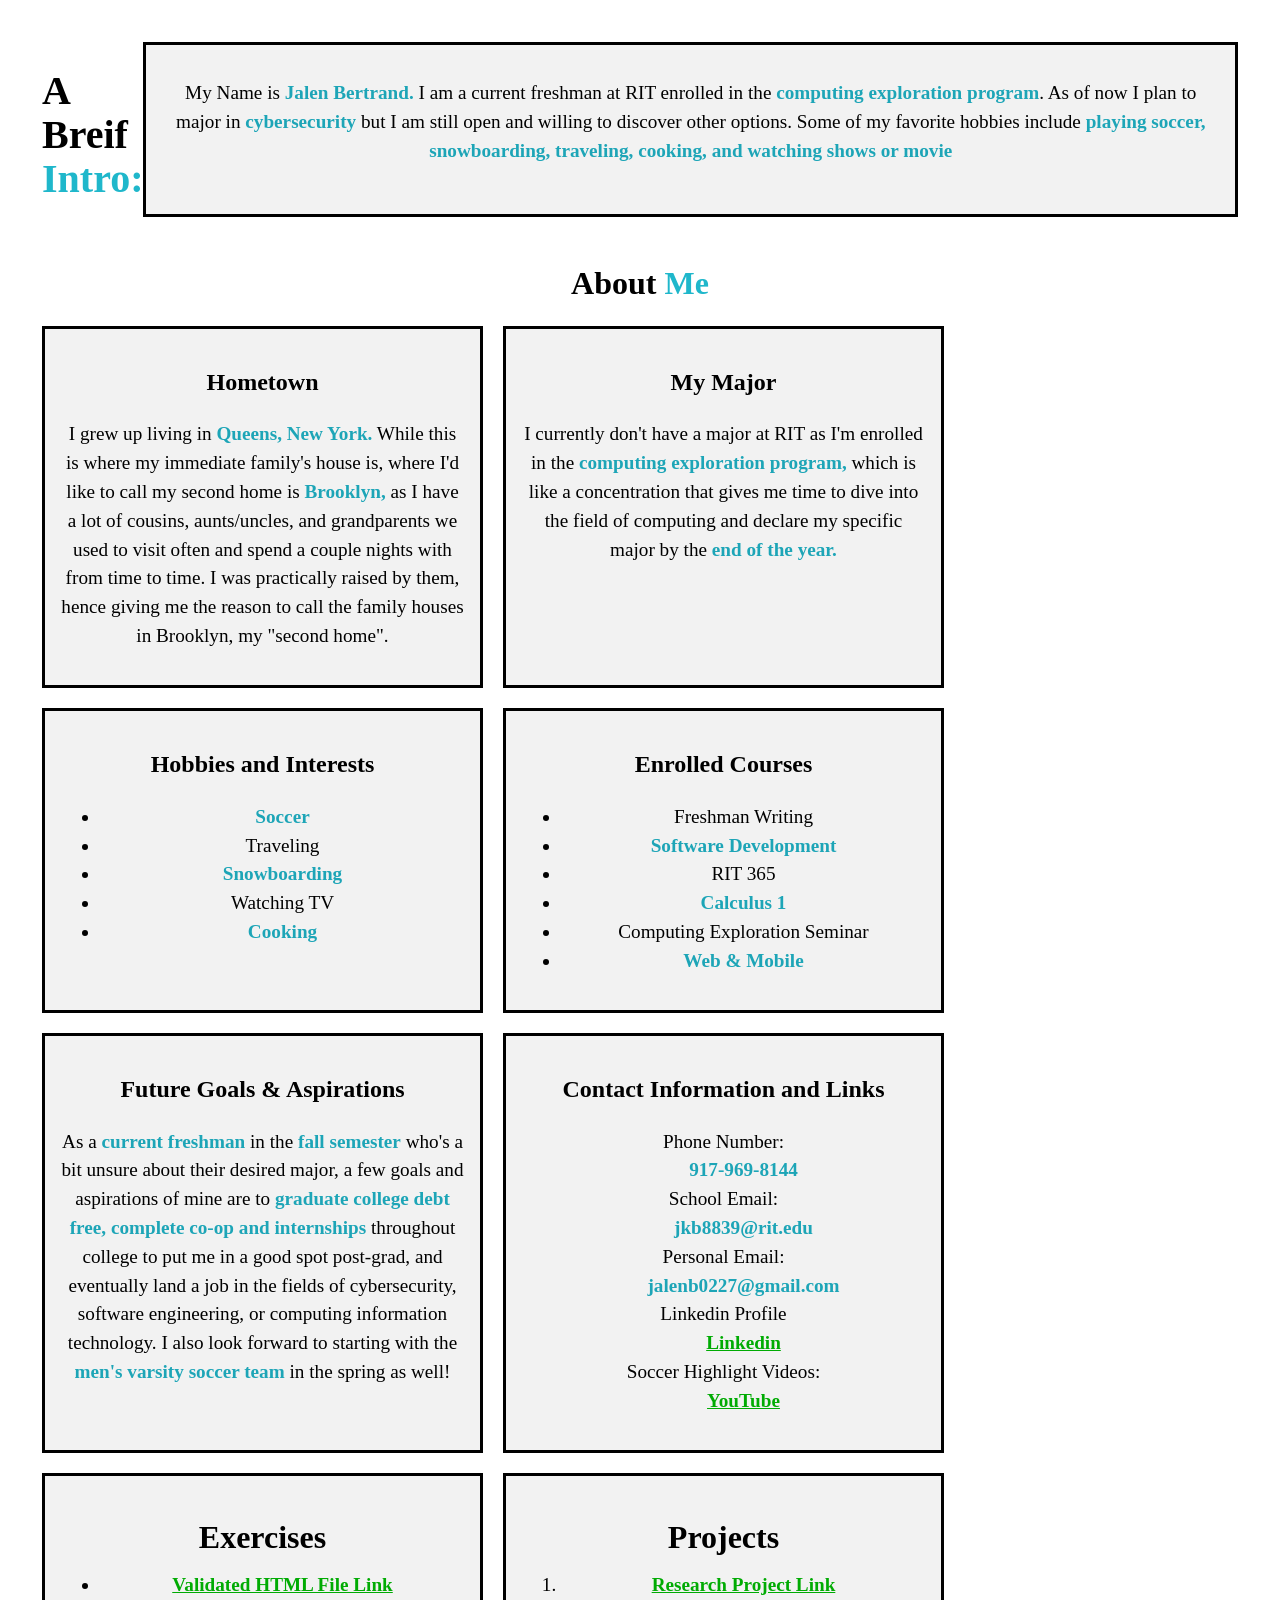
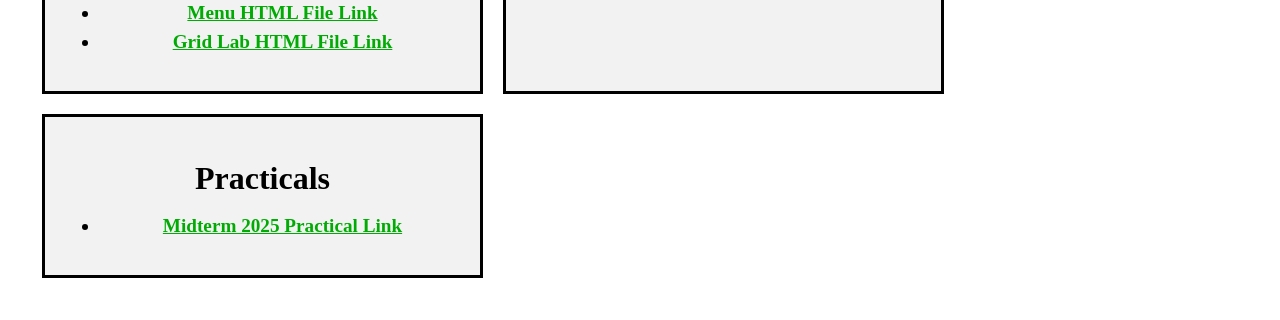
<file: Projects/Homepage/Exercises/index.html>
<!DOCTYPE html>
<html lang="en">
    <head>
        <meta charset="utf-8">
        <meta name="viewport" content="width=device-width, initial-scale=1">
        <title> Jalen's Homepage</title> 
        <link rel="stylesheet" href="styles/home_page.css">
    </head>

    <body>
        <header>
            <h1>A Breif<span class="intro"> Intro:</span></h1>
                <div class="blurb">
                    <p>My Name is <strong>Jalen Bertrand.</strong> I am a current freshman at RIT enrolled in the <strong>computing exploration program</strong>. As of now I plan to major in <strong>cybersecurity</strong> but I am still open and willing to discover other options. Some of my favorite hobbies include <strong>playing soccer, snowboarding, traveling, cooking, and watching shows or movie</strong></p>
                </div>
        </header>

        <section>
            <div>
                <h2>About <span class="me">Me</span></h2>
            </div>
        </section>

        <section class="container">
            <div class="flex-item">
                <h3>Hometown</h3>
                    <p class="text">I grew up living in <strong>Queens, New York.</strong> While this is where my immediate family's house is, where I'd like to call my second home is <strong>Brooklyn,</strong> as I have a lot of cousins, aunts/uncles, and grandparents we used to visit often and spend a couple nights with from time to time. I was practically raised by them, hence giving me the reason to call the family houses in Brooklyn, my "second home".</p>
            </div>

            <div class="flex-item">
                <h3>My Major</h3>
                    <p>I currently don't have a major at RIT as I'm enrolled in the <strong>computing exploration program,</strong> which is like a concentration that gives me time to dive into the field of computing and declare my specific major by the <strong>end of the year.</strong></p>
            </div>

            <div class="flex-item">
                <h3>Hobbies and Interests</h3>
                    <ul class="hobbies">
                        <li><strong>Soccer</strong></li>
                        <li>Traveling</li>
                        <li><strong>Snowboarding</strong></li>
                        <li>Watching TV</li>
                        <li><strong>Cooking</strong></li>
                    </ul>
            </div>
            
            <div class="flex-item">
                <h3>Enrolled Courses</h3>
                    <ul>
                        <li>Freshman Writing</li>
                        <li><strong>Software Development</strong></li>
                        <li>RIT 365</li>
                        <li><strong>Calculus 1</strong></li>
                        <li>Computing Exploration Seminar</li>
                        <li><strong>Web & Mobile</strong></li>
                </ul>
            </div>

            <div class="flex-item">
                <h3>Future Goals & Aspirations</h3>
                    <p>As a <strong>current freshman</strong> in the <strong>fall semester</strong> who's a bit unsure about their desired major, a few goals and aspirations of mine are to <strong>graduate college debt free, complete co-op and internships</strong> throughout college to put me in a good spot post-grad, and eventually land a job in the fields of cybersecurity, software engineering, or computing information technology.  I also look forward to starting with the <strong>men's varsity soccer team</strong> in the spring as well! </p>
            </div>
            
            <div class="flex-item">
                <h3>Contact Information and Links</h3>
                    <dl>
                        <dt>Phone Number:</dt>
                            <dd><strong>917-969-8144</strong></dd>
                        <dt>School Email: </dt> 
                            <dd><strong>jkb8839@rit.edu</strong></dd>
                        <dt>Personal Email: </dt> 
                            <dd><strong>jalenb0227@gmail.com</strong></dd>
                        <dt>Linkedin Profile</dt> 
                            <dd><a href="https://www.linkedin.com/in/jalen-bertrand-78b9b22ba/?skipRedirect=true" target="_blank"> Linkedin</a></dd>
                        <dt>Soccer Highlight Videos:</dt> 
                            <dd><a href="http://www.youtube.com/@jalenbertrand2278" target="_blank"> YouTube</a></dd>
                    </dl>
            </div>

            <div class="flex-item">
                <h2>Exercises</h2>
                    <ul>
                        <li><a href="validated.html">Validated HTML File Link</a></li>
                        <li><a href="menu.html">Menu HTML File Link</a></li>
                        <li><a href="grid_lab.html">Grid Lab HTML File Link</a></li>
                    </ul>
            </div>

            <div class="flex-item">
                <h2>Projects</h2>
                    <ol>
                        <li><a href="../research_project/index.html">Research Project Link</a></li>
                    </ol>
            </div>

            <div class="flex-item">
                <h2>Practicals</h2>
                    <ul>
                        <li><a href="../midterm2251/index.html">Midterm 2025 Practical Link</a></li>
                    </ul>
            </div>
        </section>    
    </body>
</html>
</file>
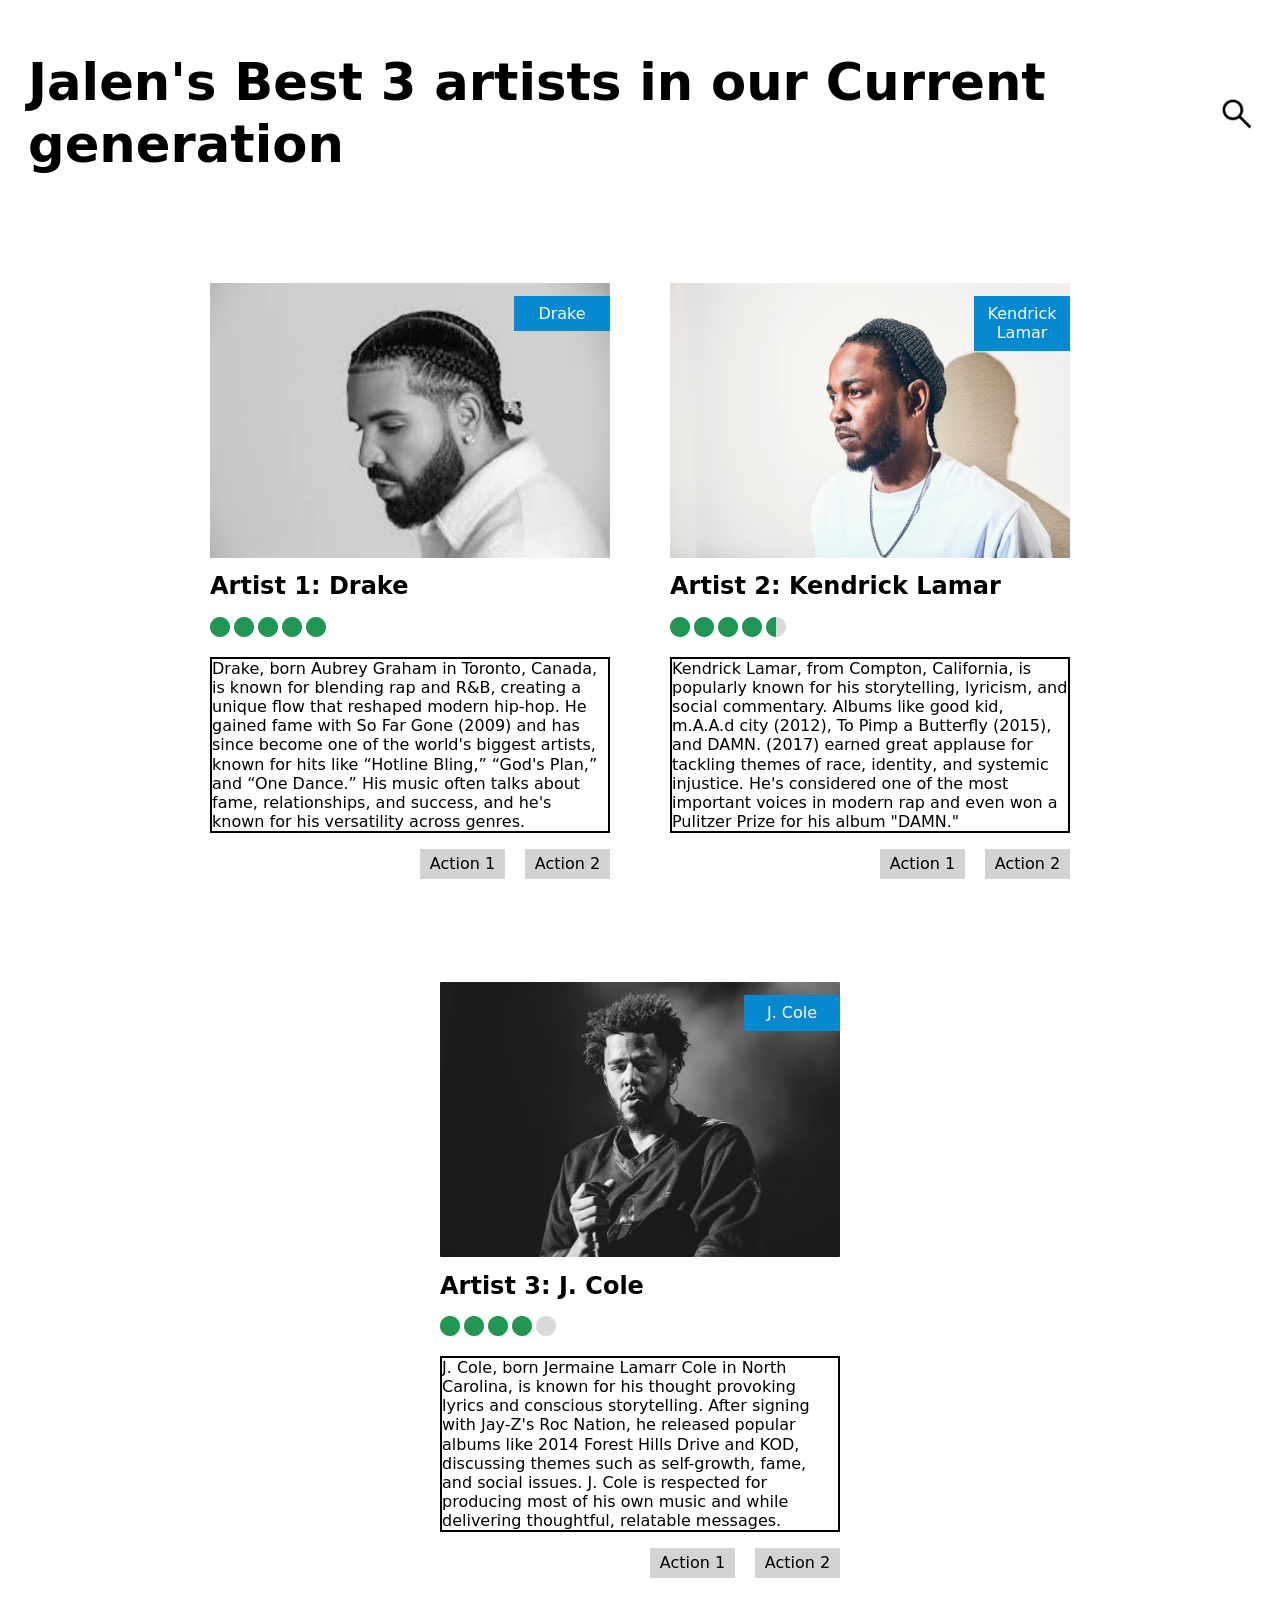
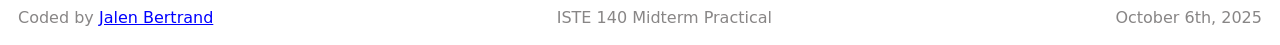
<file: Projects/Homepage/midterm2251/index.html>
<!DOCTYPE html>
<html lang="en">
    <head>
        <meta charset="utf-8">
        <meta name="viewport" content="width=device-width, initial-scale=1">
        <title>Jalen Bertrand's Midterm Practical 2025</title> 
        <link rel="stylesheet" href="styles/styles.css">
    </head>

    <body>
        <header>
            <h1 class="headflex1">Jalen's Best 3 artists in our Current generation</h1>
            <img class="headflex2" src="images/searchicon.png" alt="search icon">
        </header>
        <main>
            <article class="article">
                <h3>article 1</h3>
                <section>
                    <h4>Drake Image</h4>
                        <div class="imgcontainer" >
                            <img class="flex-item-img" src="images/drake.jpeg" alt="Drake">
                            <span class="flex-item-banner">Drake</span>
                        </div>
                </section>

                <section>
                    <h2>Artist 1: Drake</h2>
                        <img src="images/5star_rating.png" alt="5 star rating">
                        <p class="description">Drake, born Aubrey Graham in Toronto, Canada, is known for blending rap and R&B, creating a unique flow that reshaped modern hip-hop. He gained fame with So Far Gone (2009) and has since become one of the world's biggest artists, known for hits like “Hotline Bling,” “God's Plan,” and “One Dance.” His music often talks about fame, relationships, and success, and he's known for his versatility across genres.</p>
                </section>
                
                <section class="buttoncontainer">
                    <h4>Buttons</h4>
                        <div class="button">Action 1</div>
                        <div class="button">Action 2</div>
                </section>
            </article>

            <article class="article">
                <h3>article 2</h3>
                <section>
                    <h4>Kendrick Image</h4>
                        <div class="imgcontainer">
                            <img class="flex-item-img" src="images/kendrick.jpeg" alt="Kendrick Lamar">
                            <span class="flex-item-banner">Kendrick Lamar</span>
                        </div>
                </section>

                <section>
                    <h2>Artist 2: Kendrick Lamar</h2>
                        <img src="images/4and1half_rating.png" alt="4 and 1/2 star rating">
                        <p class="description">Kendrick Lamar, from Compton, California, is popularly known for his storytelling, lyricism, and social commentary. Albums like good kid, m.A.A.d city (2012), To Pimp a Butterfly (2015), and DAMN. (2017) earned great applause for tackling themes of race, identity, and systemic injustice. He's considered one of the most important voices in modern rap and even won a Pulitzer Prize for his album "DAMN."</p>
                </section>
                
                <section class="buttoncontainer">
                    <h4>Buttons</h4>
                        <div class="button">Action 1</div>
                        <div class="button">Action 2</div>
                </section>
            </article>

            <article class="article">
                <h3>article 3</h3>
                <section>
                    <h4>J Cole Image</h4>
                        <div class="imgcontainer" >
                            <img class="flex-item-img" src="images/cole.jpg" alt="J. Cole">
                            <span class="flex-item-banner">J. Cole</span>
                        </div>
                </section>

                <section>
                    <h2>Artist 3: J. Cole</h2>
                        <img src="images/4star_rating.png" alt="4 star rating">
                        <p class="description">J. Cole, born Jermaine Lamarr Cole in North Carolina, is known for his thought provoking lyrics and conscious storytelling. After signing with Jay-Z's Roc Nation, he released popular albums like 2014 Forest Hills Drive and KOD, discussing themes such as self-growth, fame, and social issues. J. Cole is respected for producing most of his own music and while delivering thoughtful, relatable messages.</p>
                </section>
                
                <section class="buttoncontainer">
                    <h4>Buttons</h4>
                        <div class="button">Action 1</div>
                        <div class="button">Action 2</div>
                </section>
            </article>
        </main>
        <footer>
            <div class="footerflex">Coded by <a href="../Exercises/index.html">Jalen Bertrand</a></div>  
            <div class="footerflex">ISTE 140 Midterm Practical</div>
            <div class="footerflex">October 6th, 2025</div>
        </footer>
    </body>
</html>
</file>
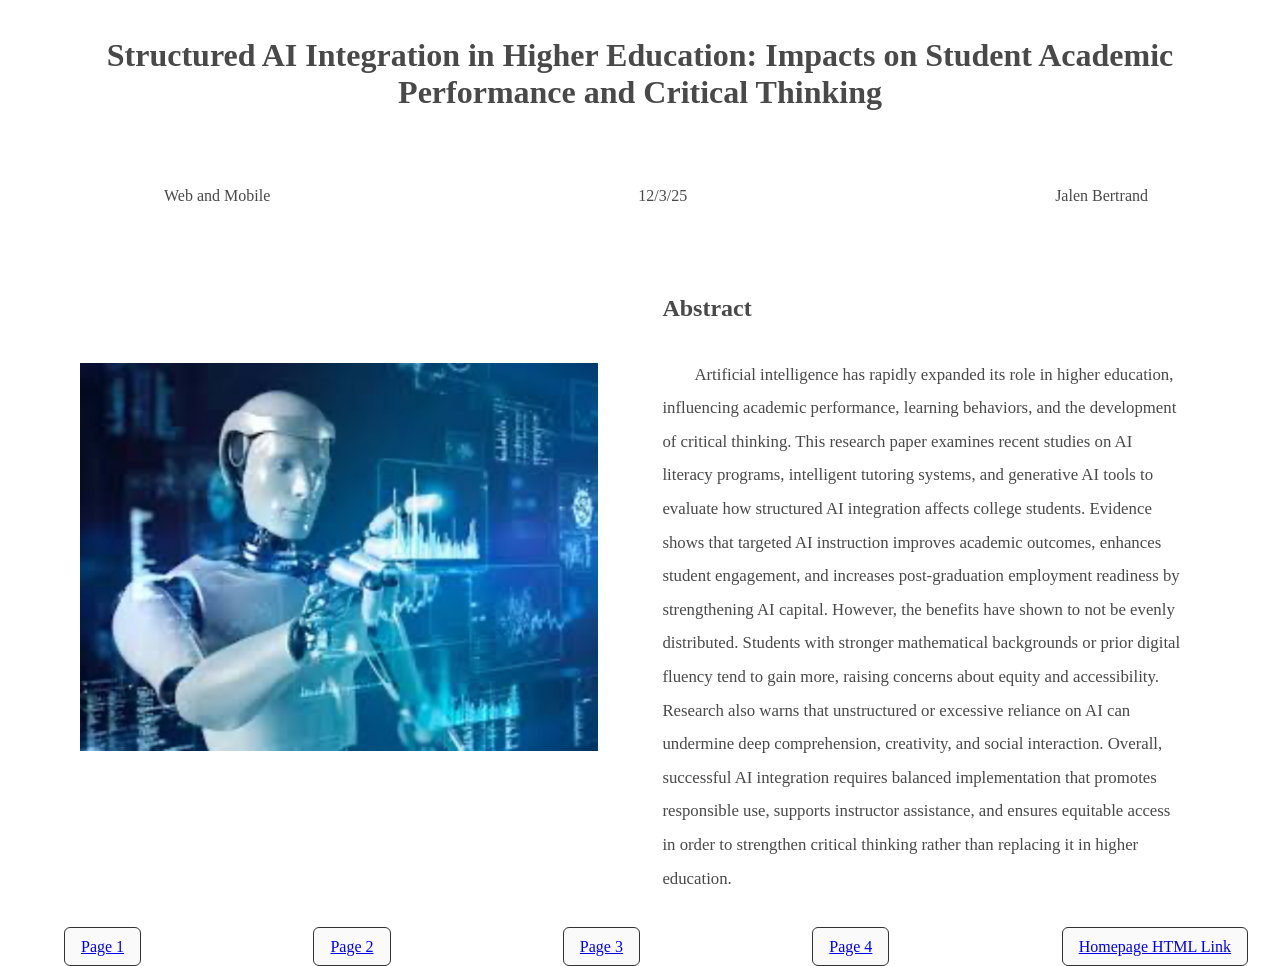
<file: Projects/Homepage/research_project/index.html>
<!DOCTYPE html>
<html lang="en">
    <head>
        <title>Main Page</title> 
        <meta charset="utf-8">
        <meta name="viewport" content="width=device-width, initial-scale=1">
        <link rel="stylesheet" href="css/styles.css">
    </head>
    <body>
        <div class="cover-page">
            <h1 class="cover-text">Structured AI Integration in Higher Education: Impacts on Student Academic Performance and Critical Thinking</h1>
        </div>
        <br>
        <br>
        <br>
        <div class="cover-line-box">
            <div class="cover-line-">Web and Mobile</div>
            <div class="cover-line-">12/3/25</div>
            <div class="cover-line-">Jalen Bertrand</div>
        </div>
        
        <br>
        <br>
        <br>
        
        <div class="two-col">
            <div class="left-col">
                <br>
                <br>
                <br>
                <br>

                <img src="images/title_image.png" alt="Cover image">
            </div>

            <div class="right-col">

                <h2>Abstract</h2>
                    <p class="indent-needed">Artificial intelligence has rapidly expanded its role in higher education, influencing academic performance, learning behaviors, and the development of critical thinking. This research paper examines recent studies on AI literacy programs, intelligent tutoring systems, and generative AI tools to evaluate how structured AI integration affects college students. Evidence shows that targeted AI instruction improves academic outcomes, enhances student engagement, and increases post-graduation employment readiness by strengthening AI capital. However, the benefits have shown to not be evenly distributed. Students with stronger mathematical backgrounds or prior digital fluency tend to gain more, raising concerns about equity and accessibility. Research also warns that unstructured or excessive reliance on AI can undermine deep comprehension, creativity, and social interaction. Overall, successful AI integration requires balanced implementation that promotes responsible use, supports instructor assistance, and ensures equitable access in order to strengthen critical thinking rather than replacing it in higher education.</p>
            </div>
        </div>
            
    
            <footer>
                <div class="footerflex"><a href="pages/page1.html">Page 1</a></div>
                <div class="footerflex"><a href="pages/page2.html">Page 2</a></div>
                <div class="footerflex"><a href="pages/page3.html">Page 3</a></div>
                <div class="footerflex"><a href="pages/page4.html">Page 4</a></div>
                <div class="footerflex"><a href="../Exercises/index.html">Homepage HTML Link</a></div>
            </footer>
        </div>
    </body>

</html>
</file>
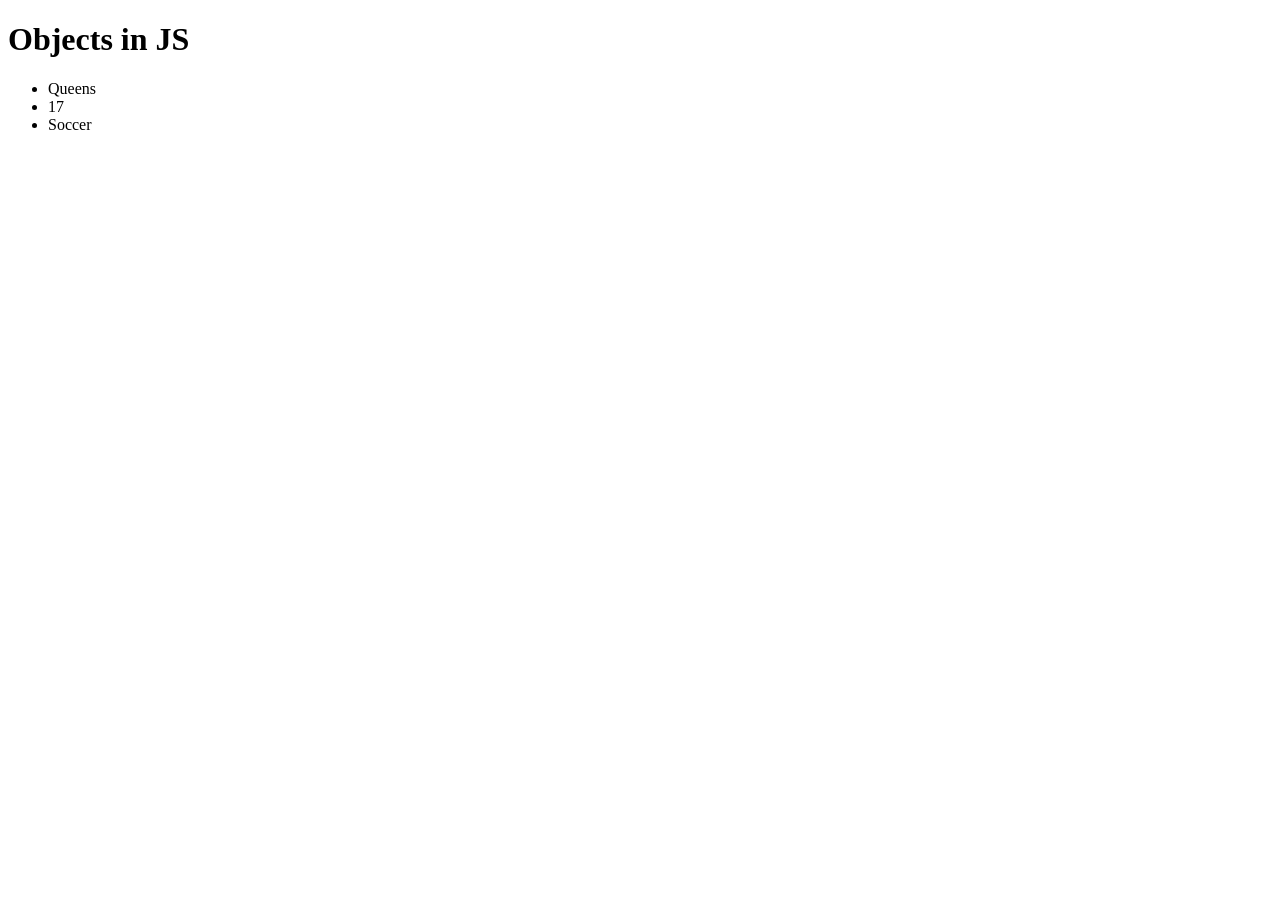
<file: Projects/Homepage/Exercises/javascript_practice/index.html>
<!DOCTYPE html>
<html lang="en">
    <head>
        <meta charset="utf-8">
        <meta name="viewport" content="width=device-width, initial-scale=1">
        <title>Objects in JS</title>
    </head>
    <body>
        <h1>Objects in JS</h1>
        <div class="collector"></div>
        <script src="scripts.js"></script>
    </body>
</html>
</file>
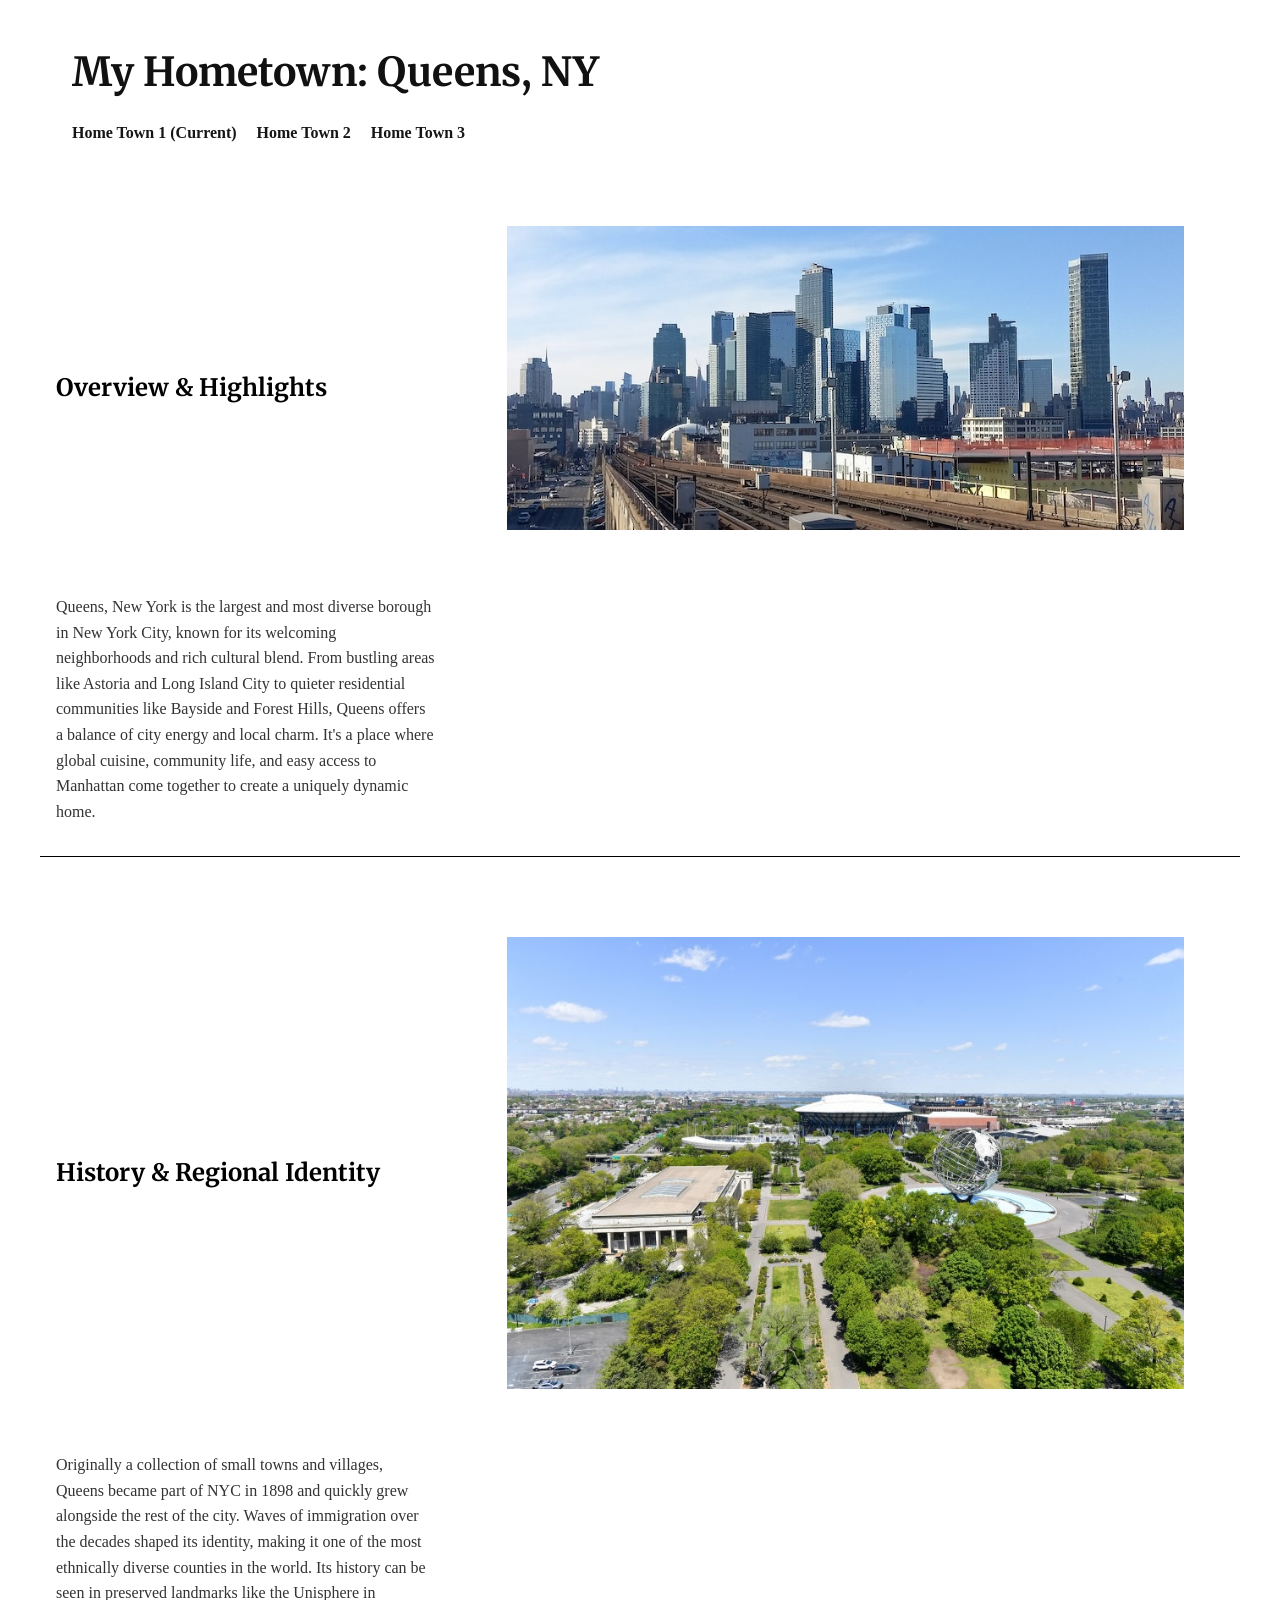
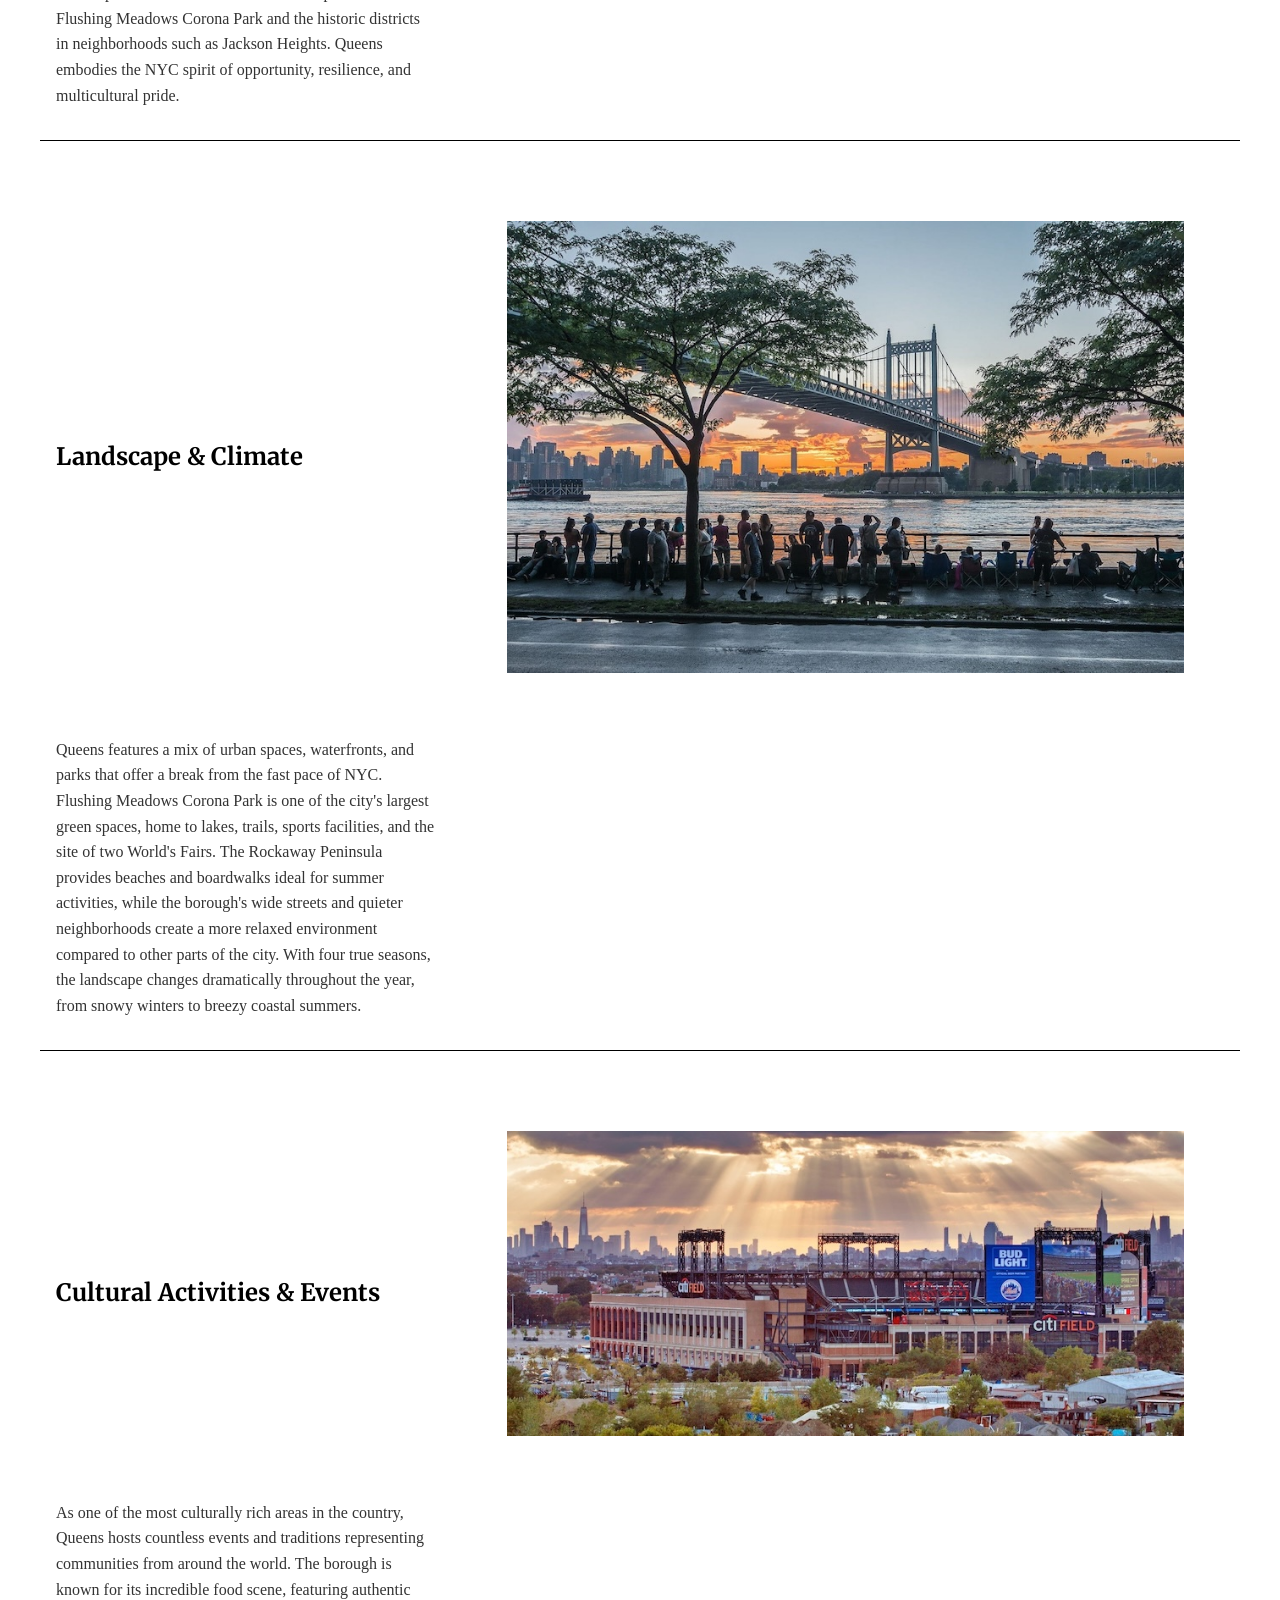
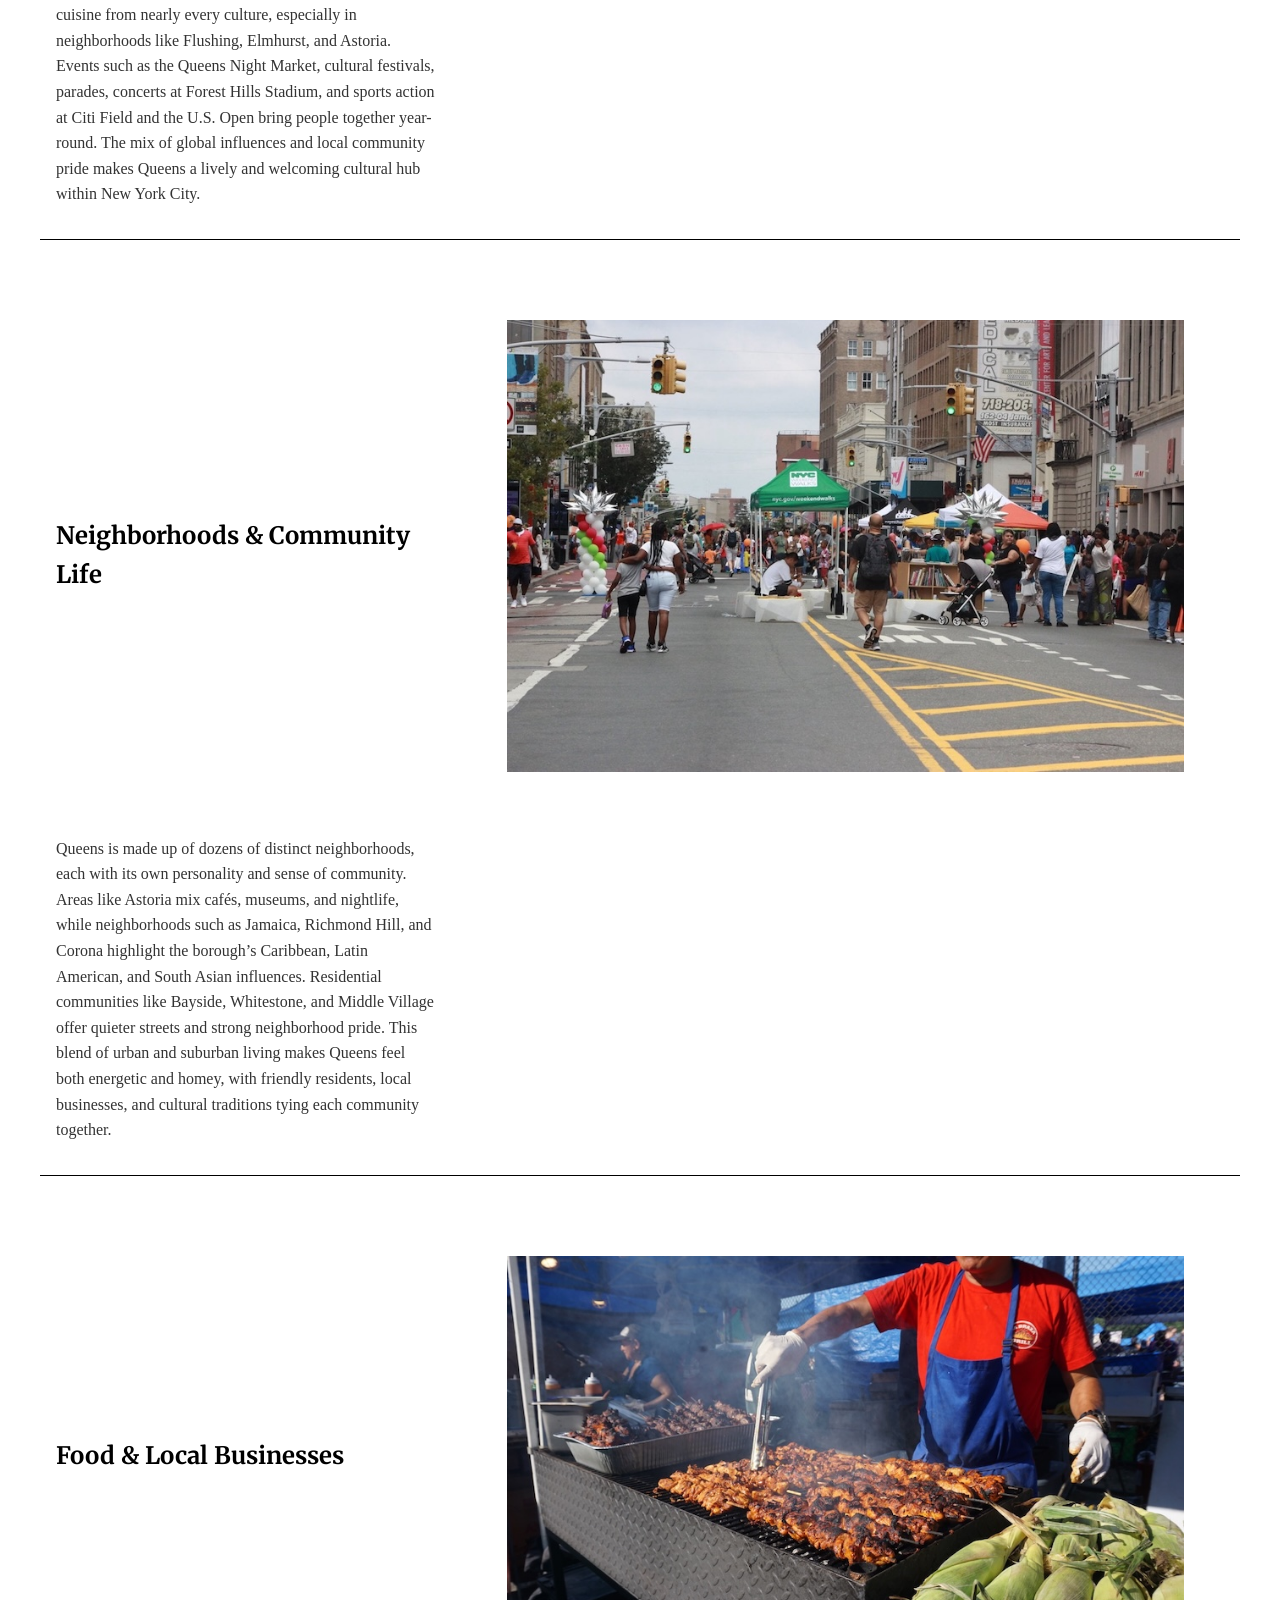
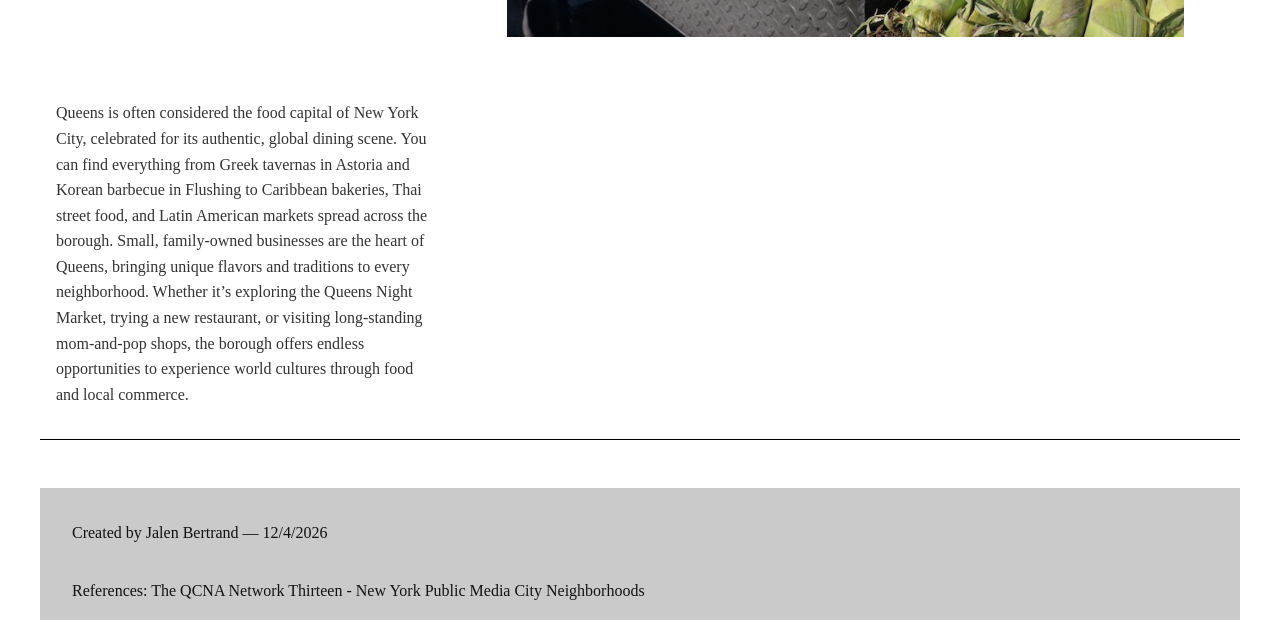
<file: Projects/Homepage/bertrand_jalen_final/home_town_1.html>
<!DOCTYPE html>
<html lang="en">
    <head>
        <title>Jalen's Hometown 1</title> 
        <meta charset="utf-8">
        <meta name="viewport" content="width=device-width, initial-scale=1">
        <link rel="stylesheet" href="styles/styles_1.css">
    </head>

    <body>
        <header class="site-header">
            <div class="title">
                <h1>My Hometown: Queens, NY</h1>
            </div>
            <nav class="main-nav">
                <a href="home_town_1.html">Home Town 1 (Current)</a>
                <a href="home_town_2.html">Home Town 2</a>
                <a href="home_town_3.html">Home Town 3</a>
            </nav>
        </header>

        <main>
            <section class="card overview">
                <h2>Overview & Highlights</h2>
                <figure>
                    <img src="images/lic_skyline_1600.jpg"
                        srcset="images/lic_skyline_800.jpg 800w, images/lic_skyline_1200.jpg 1200w, images/lic_skyline_1600.jpg 1600w"
                        sizes="(max-width:600px) 100vw, (max-width:1200px) 50vw, 800px"
                        alt="Long Island City skyline">
                </figure>
                <p>Queens, New York is the largest and most diverse borough in New York City, known for its welcoming neighborhoods and rich cultural blend. From bustling areas like Astoria and Long Island City to quieter residential communities like Bayside and Forest Hills, Queens offers a balance of city energy and local charm. It's a place where global cuisine, community life, and easy access to Manhattan come together to create a uniquely dynamic home.</p>
            </section>

            <section class="card history">
                <h2>History & Regional Identity</h2>
                <figure>
                    <img src="images/flushing_meadows_1600.jpg" alt="Flushing Meadows"
                        srcset="images/flushing_meadows_800.jpg 800w, images/flushing_meadows_1200.jpg 1200w, images/flushing_meadows_1600.jpg 1600w"
                        sizes="(max-width:600px) 100vw, (max-width:1200px) 50vw, 800px"
                        >

                </figure>
                <p>Originally a collection of small towns and villages, Queens became part of NYC in 1898 and quickly grew alongside the rest of the city. Waves of immigration over the decades shaped its identity, making it one of the most ethnically diverse counties in the world. Its history can be seen in preserved landmarks like the Unisphere in Flushing Meadows Corona Park and the historic districts in neighborhoods such as Jackson Heights. Queens embodies the NYC spirit of opportunity, resilience, and multicultural pride.</p>
            </section>

            <section class="card landscape">
                <h2>Landscape & Climate</h2>
                <figure>
                    <img src="images/astoria_park_1600.jpg" alt="Astoria Park"
                        srcset="images/astoria_park_800.jpg 800w, images/astoria_park_1200.jpg 1200w, images/astoria_park_1600.jpg 1600w"
                        sizes="(max-width:600px) 100vw, (max-width:1200px) 50vw, 800px"
                        >
                </figure>
                <p>Queens features a mix of urban spaces, waterfronts, and parks that offer a break from the fast pace of NYC. Flushing Meadows Corona Park is one of the city's largest green spaces, home to lakes, trails, sports facilities, and the site of two World's Fairs. The Rockaway Peninsula provides beaches and boardwalks ideal for summer activities, while the borough's wide streets and quieter neighborhoods create a more relaxed environment compared to other parts of the city. With four true seasons, the landscape changes dramatically throughout the year, from snowy winters to breezy coastal summers.</p>
            </section>

            <section class="card culture">
                <h2>Cultural Activities & Events</h2>
                <figure>
                    <img src="images/citi_field_1600.jpg" alt="Citi Field"
                        srcset="images/citi_field_800.jpg 800w, images/citi_field_1200.jpg 1200w, images/citi_field_1600.jpg 1600w"
                        sizes="(max-width:600px) 100vw, (max-width:1200px) 50vw, 800px"
                        >
                </figure>
                <p>As one of the most culturally rich areas in the country, Queens hosts countless events and traditions representing communities from around the world. The borough is known for its incredible food scene, featuring authentic cuisine from nearly every culture, especially in neighborhoods like Flushing, Elmhurst, and Astoria. Events such as the Queens Night Market, cultural festivals, parades, concerts at Forest Hills Stadium, and sports action at Citi Field and the U.S. Open bring people together year-round. The mix of global influences and local community pride makes Queens a lively and welcoming cultural hub within New York City.</p>
            </section>

            <section class="card neighborhoods">
                <h2>Neighborhoods & Community Life</h2>
                <figure>
                    <img src="images/jamaica_queens_1600.jpg" alt="Jamaica Queens"
                        srcset="images/jamaica_queens_800.jpg 800w, images/jamaica_queens_1200.jpg 1200w, images/jamaica_queens_1600.jpg 1600w"
                        sizes="(max-width:600px) 100vw, (max-width:1200px) 50vw, 800px"
                        >
                </figure>
                <p>Queens is made up of dozens of distinct neighborhoods, each with its own personality and sense of community. Areas like Astoria mix cafés, museums, and nightlife, while neighborhoods such as Jamaica, Richmond Hill, and Corona highlight the borough’s Caribbean, Latin American, and South Asian influences. Residential communities like Bayside, Whitestone, and Middle Village offer quieter streets and strong neighborhood pride. This blend of urban and suburban living makes Queens feel both energetic and homey, with friendly residents, local businesses, and cultural traditions tying each community together.</p>
            </section>

            <section class="card food">
                <h2>Food & Local Businesses</h2>
                <figure>
                    <img src="images/street_food_1600.jpg" alt="Queens Street Food"
                        srcset="images/street_food_800.jpg 800w, images/street_food_1200.jpg 1200w, images/street_food_1600.jpg 1600w"
                        sizes="(max-width:600px) 100vw, (max-width:1200px) 50vw, 800px"
                        >
                </figure>
                <p>Queens is often considered the food capital of New York City, celebrated for its authentic, global dining scene. You can find everything from Greek tavernas in Astoria and Korean barbecue in Flushing to Caribbean bakeries, Thai street food, and Latin American markets spread across the borough. Small, family-owned businesses are the heart of Queens, bringing unique flavors and traditions to every neighborhood. Whether it’s exploring the Queens Night Market, trying a new restaurant, or visiting long-standing mom-and-pop shops, the borough offers endless opportunities to experience world cultures through food and local commerce.</p>
            </section>
        </main>

        <footer class="site-footer">
            <div class="credits">
                <p>Created by Jalen Bertrand — <span id="footer-date">Date</span></p>
            </div>
            <div class="references">References:
                <a href="https://www.qcanetwork.org">The QCNA Network</a>
                <a href="https://www.thirteen.org/queens/history.html">Thirteen - New York Public Media</a>
                <a href="https://www.cityneighborhoods.nyc/queens-neighborhoods">City Neighborhoods</a>            
            </div>
        </footer>

        <script>
            document.getElementById('footer-date').textContent = new Date().toLocaleDateString();
        </script>
    </body>
</html>
</file>
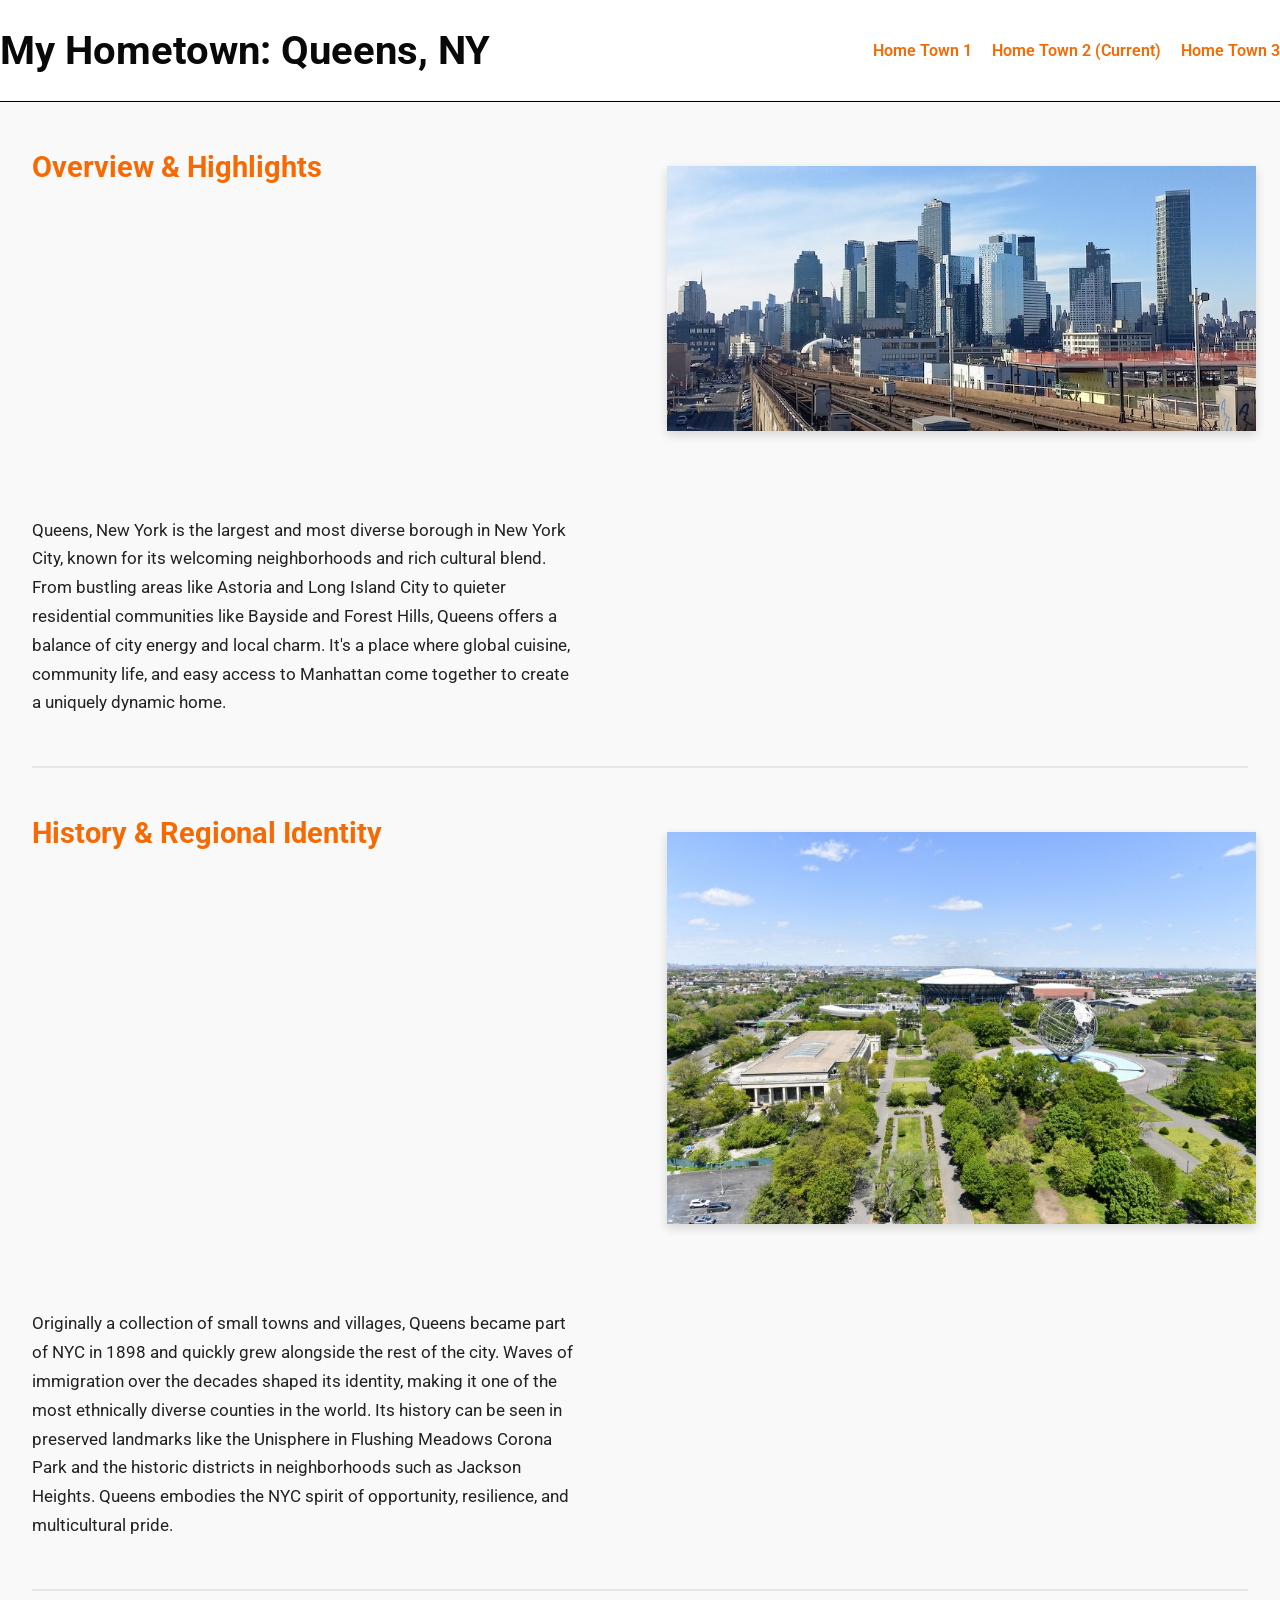
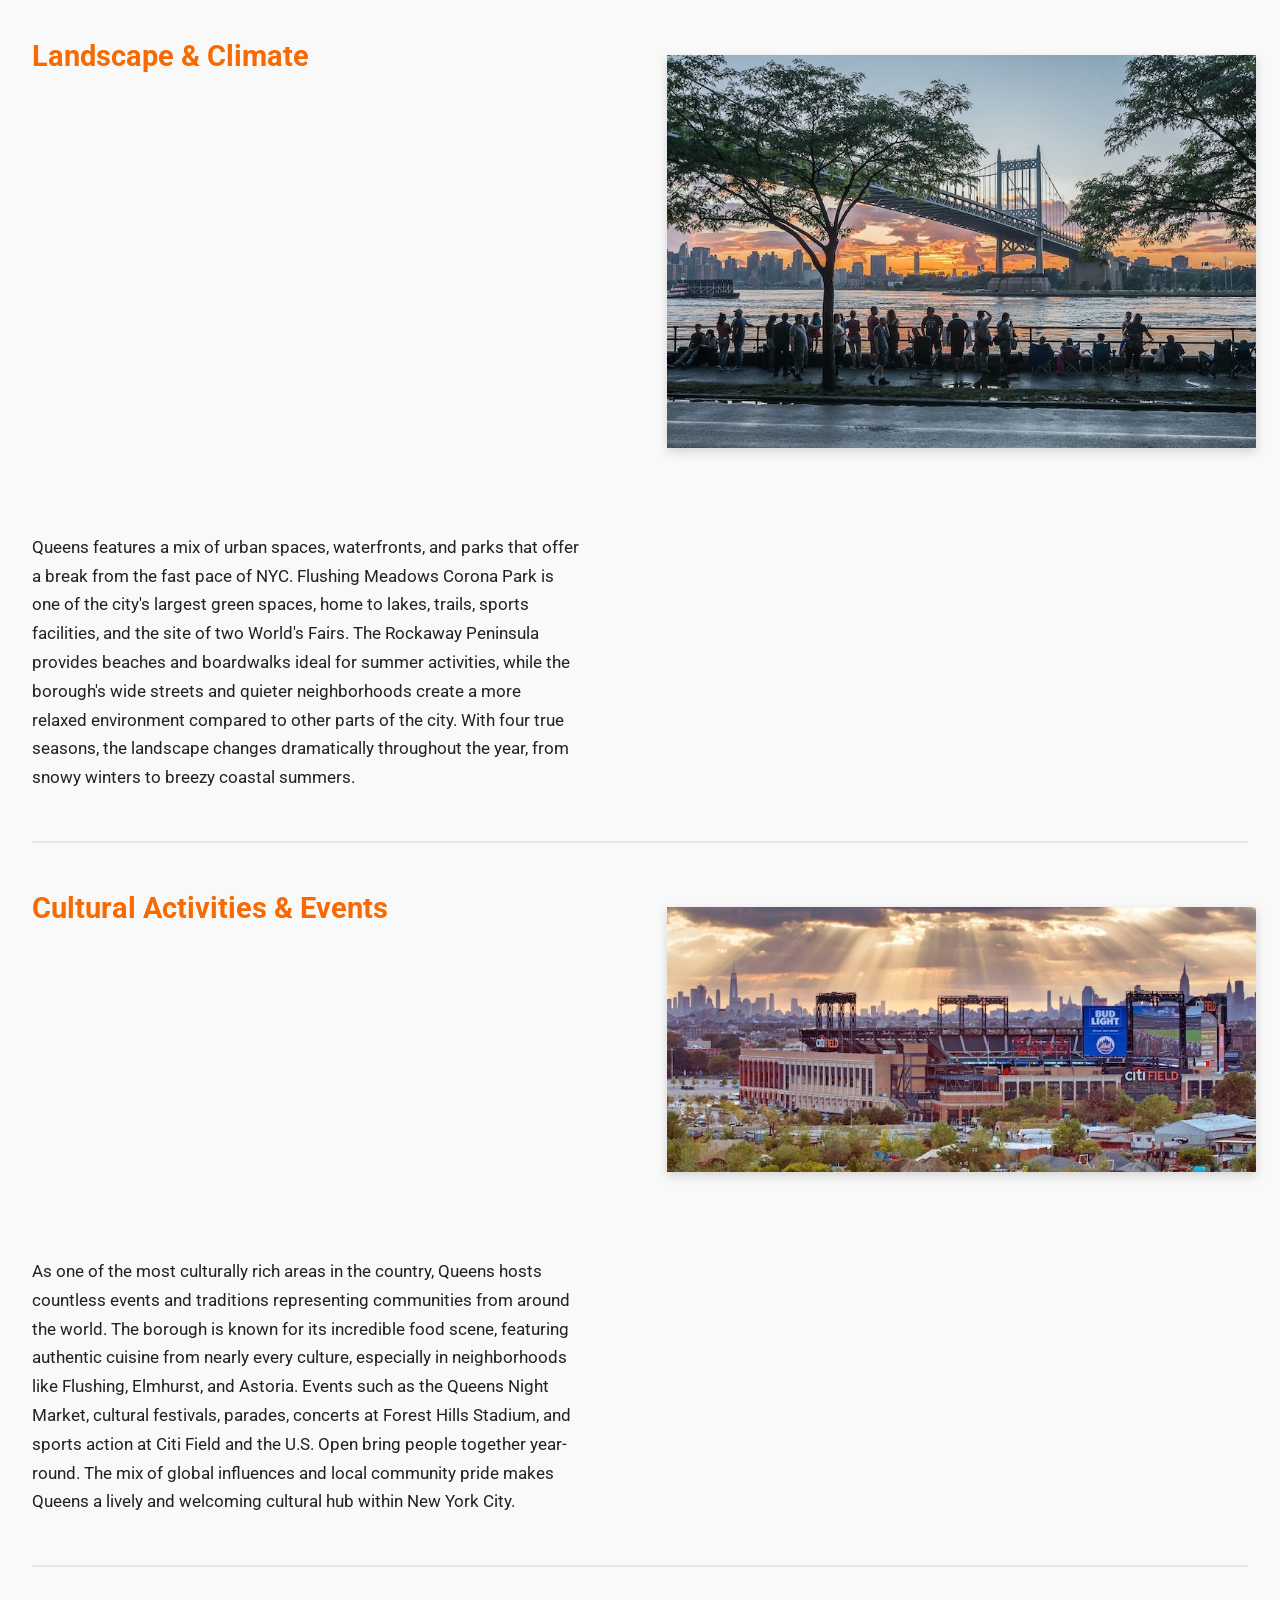
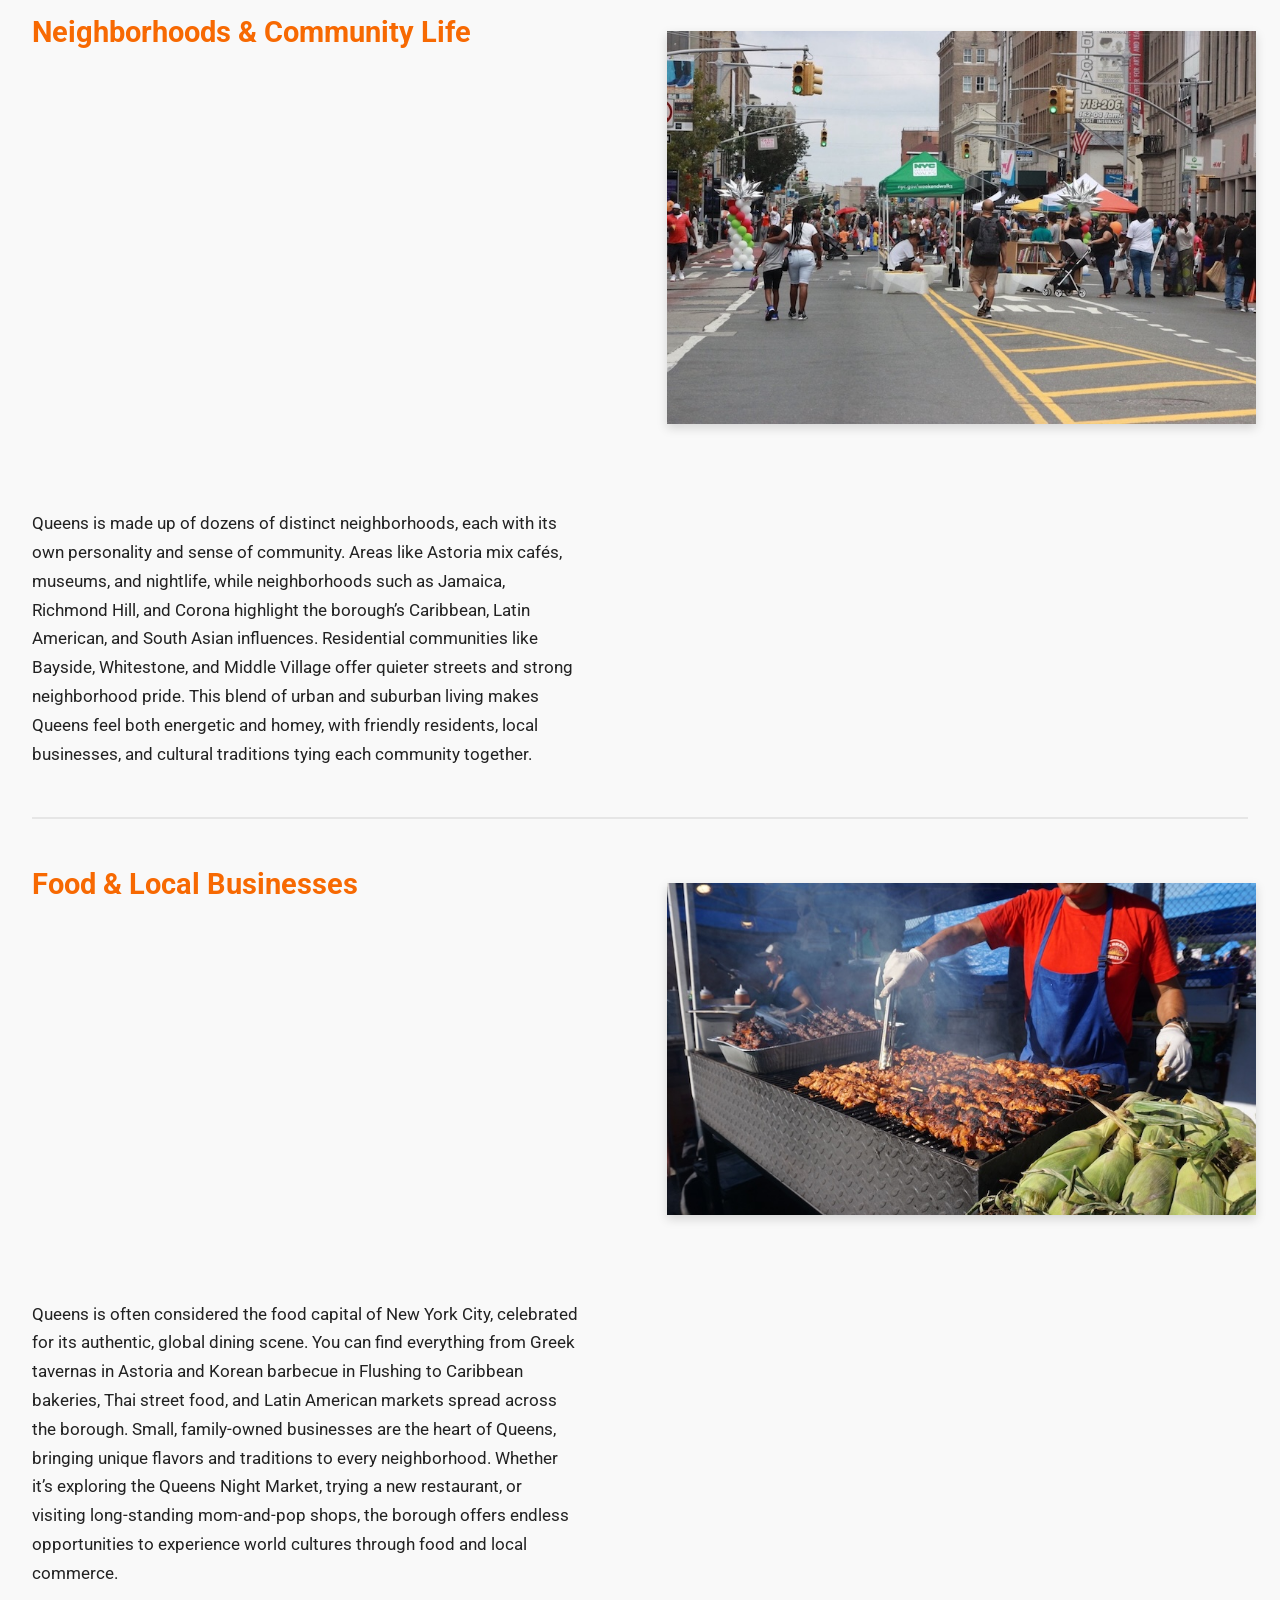
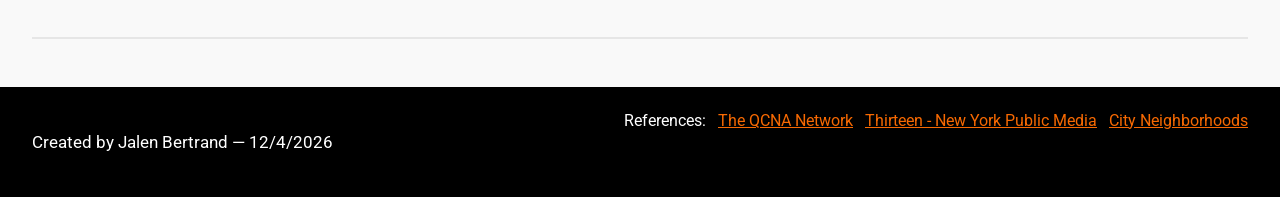
<file: Projects/Homepage/bertrand_jalen_final/home_town_2.html>
<!DOCTYPE html>
<html lang="en">
    <head>
        <title>Jalen's Hometown 2</title> 
        <meta charset="utf-8">
        <meta name="viewport" content="width=device-width, initial-scale=1">
        <link rel="stylesheet" href="styles/styles_2.css">

    </head>
    <body>
        <header class="rit-header">
            <div class="title">
                <h1>My Hometown: Queens, NY</h1>
            </div>
            <nav class="main-nav">
                <a href="home_town_1.html">Home Town 1</a>
                <a href="home_town_2.html">Home Town 2 (Current) </a>
                <a href="home_town_3.html">Home Town 3</a>
            </nav>
        </header>

        <main>
            <section class="card overview">
                <h2>Overview & Highlights</h2>
                <figure>
                    <img src="images/lic_skyline_1600.jpg"
                        srcset="images/lic_skyline_800.jpg 800w, images/lic_skyline_1200.jpg 1200w, images/lic_skyline_1600.jpg 1600w"
                        sizes="(max-width:600px) 100vw, (max-width:1200px) 50vw, 800px"
                        alt="Long Island City skyline">
                </figure>
                <p>Queens, New York is the largest and most diverse borough in New York City, known for its welcoming neighborhoods and rich cultural blend. From bustling areas like Astoria and Long Island City to quieter residential communities like Bayside and Forest Hills, Queens offers a balance of city energy and local charm. It's a place where global cuisine, community life, and easy access to Manhattan come together to create a uniquely dynamic home.</p>
            </section>

            <section class="card history">
                <h2>History & Regional Identity</h2>
                <figure>
                    <img src="images/flushing_meadows_1600.jpg" alt="Flushing, Queens"
                        srcset="images/flushing_meadows_800.jpg 800w, images/flushing_meadows_1200.jpg 1200w, images/flushing_meadows_1600.jpg 1600w"
                        sizes="(max-width:600px) 100vw, (max-width:1200px) 50vw, 800px"
                        >

                </figure>
                <p>Originally a collection of small towns and villages, Queens became part of NYC in 1898 and quickly grew alongside the rest of the city. Waves of immigration over the decades shaped its identity, making it one of the most ethnically diverse counties in the world. Its history can be seen in preserved landmarks like the Unisphere in Flushing Meadows Corona Park and the historic districts in neighborhoods such as Jackson Heights. Queens embodies the NYC spirit of opportunity, resilience, and multicultural pride.</p>
            </section>

            <section class="card landscape">
                <h2>Landscape & Climate</h2>
                <figure>
                    <img src="images/astoria_park_1600.jpg" alt="Astoria Park"
                        srcset="images/astoria_park_800.jpg 800w, images/astoria_park_1200.jpg 1200w, images/astoria_park_1600.jpg 1600w"
                        sizes="(max-width:600px) 100vw, (max-width:1200px) 50vw, 800px"
                        >
                </figure>
                <p>Queens features a mix of urban spaces, waterfronts, and parks that offer a break from the fast pace of NYC. Flushing Meadows Corona Park is one of the city's largest green spaces, home to lakes, trails, sports facilities, and the site of two World's Fairs. The Rockaway Peninsula provides beaches and boardwalks ideal for summer activities, while the borough's wide streets and quieter neighborhoods create a more relaxed environment compared to other parts of the city. With four true seasons, the landscape changes dramatically throughout the year, from snowy winters to breezy coastal summers.</p>
            </section>

            <section class="card culture">
                <h2>Cultural Activities & Events</h2>
                <figure>
                    <img src="images/citi_field_1600.jpg" alt="Citi Field"
                        srcset="images/citi_field_800.jpg 800w, images/citi_field_1200.jpg 1200w, images/citi_field_1600.jpg 1600w"
                        sizes="(max-width:600px) 100vw, (max-width:1200px) 50vw, 800px"
                        >
                </figure>
                <p>As one of the most culturally rich areas in the country, Queens hosts countless events and traditions representing communities from around the world. The borough is known for its incredible food scene, featuring authentic cuisine from nearly every culture, especially in neighborhoods like Flushing, Elmhurst, and Astoria. Events such as the Queens Night Market, cultural festivals, parades, concerts at Forest Hills Stadium, and sports action at Citi Field and the U.S. Open bring people together year-round. The mix of global influences and local community pride makes Queens a lively and welcoming cultural hub within New York City.</p>
            </section>

            <section class="card neighborhoods" id="culture">
                <h2>Neighborhoods & Community Life</h2>
                <figure>
                    <img src="images/jamaica_queens_1600.jpg" alt="Jamaica Queens"
                        srcset="images/jamaica_queens_800.jpg 800w, images/jamaica_queens_1200.jpg 1200w, images/jamaica_queens_1600.jpg 1600w"
                        sizes="(max-width:600px) 100vw, (max-width:1200px) 50vw, 800px"
                        >
                </figure>
                <p>Queens is made up of dozens of distinct neighborhoods, each with its own personality and sense of community. Areas like Astoria mix cafés, museums, and nightlife, while neighborhoods such as Jamaica, Richmond Hill, and Corona highlight the borough’s Caribbean, Latin American, and South Asian influences. Residential communities like Bayside, Whitestone, and Middle Village offer quieter streets and strong neighborhood pride. This blend of urban and suburban living makes Queens feel both energetic and homey, with friendly residents, local businesses, and cultural traditions tying each community together.</p>
            </section>

            <section class="card food">
                <h2>Food & Local Businesses</h2>
                <figure>
                    <img src="images/street_food_1600.jpg" alt="Queens Street Food"
                        srcset="images/street_food_800.jpg 800w, images/street_food_1200.jpg 1200w, images/street_food_1600.jpg 1600w"
                        sizes="(max-width:600px) 100vw, (max-width:1200px) 50vw, 800px"
                        >
                </figure>
                <p>Queens is often considered the food capital of New York City, celebrated for its authentic, global dining scene. You can find everything from Greek tavernas in Astoria and Korean barbecue in Flushing to Caribbean bakeries, Thai street food, and Latin American markets spread across the borough. Small, family-owned businesses are the heart of Queens, bringing unique flavors and traditions to every neighborhood. Whether it’s exploring the Queens Night Market, trying a new restaurant, or visiting long-standing mom-and-pop shops, the borough offers endless opportunities to experience world cultures through food and local commerce.</p>
            </section>
        </main>

        <footer class="site-footer">
            <div class="credits">
                <p>Created by Jalen Bertrand — <span id="footer-date">Date</span></p>
            </div>
            <div class="references">References:
                <a href="https://www.qcanetwork.org">The QCNA Network</a>
                <a href="https://www.thirteen.org/queens/history.html">Thirteen - New York Public Media</a>
                <a href="https://www.cityneighborhoods.nyc/queens-neighborhoods">City Neighborhoods</a>            
            </div>
        </footer>

        <script>
            document.getElementById('footer-date').textContent = new Date().toLocaleDateString();
        </script>

    </body>
</html>
</file>
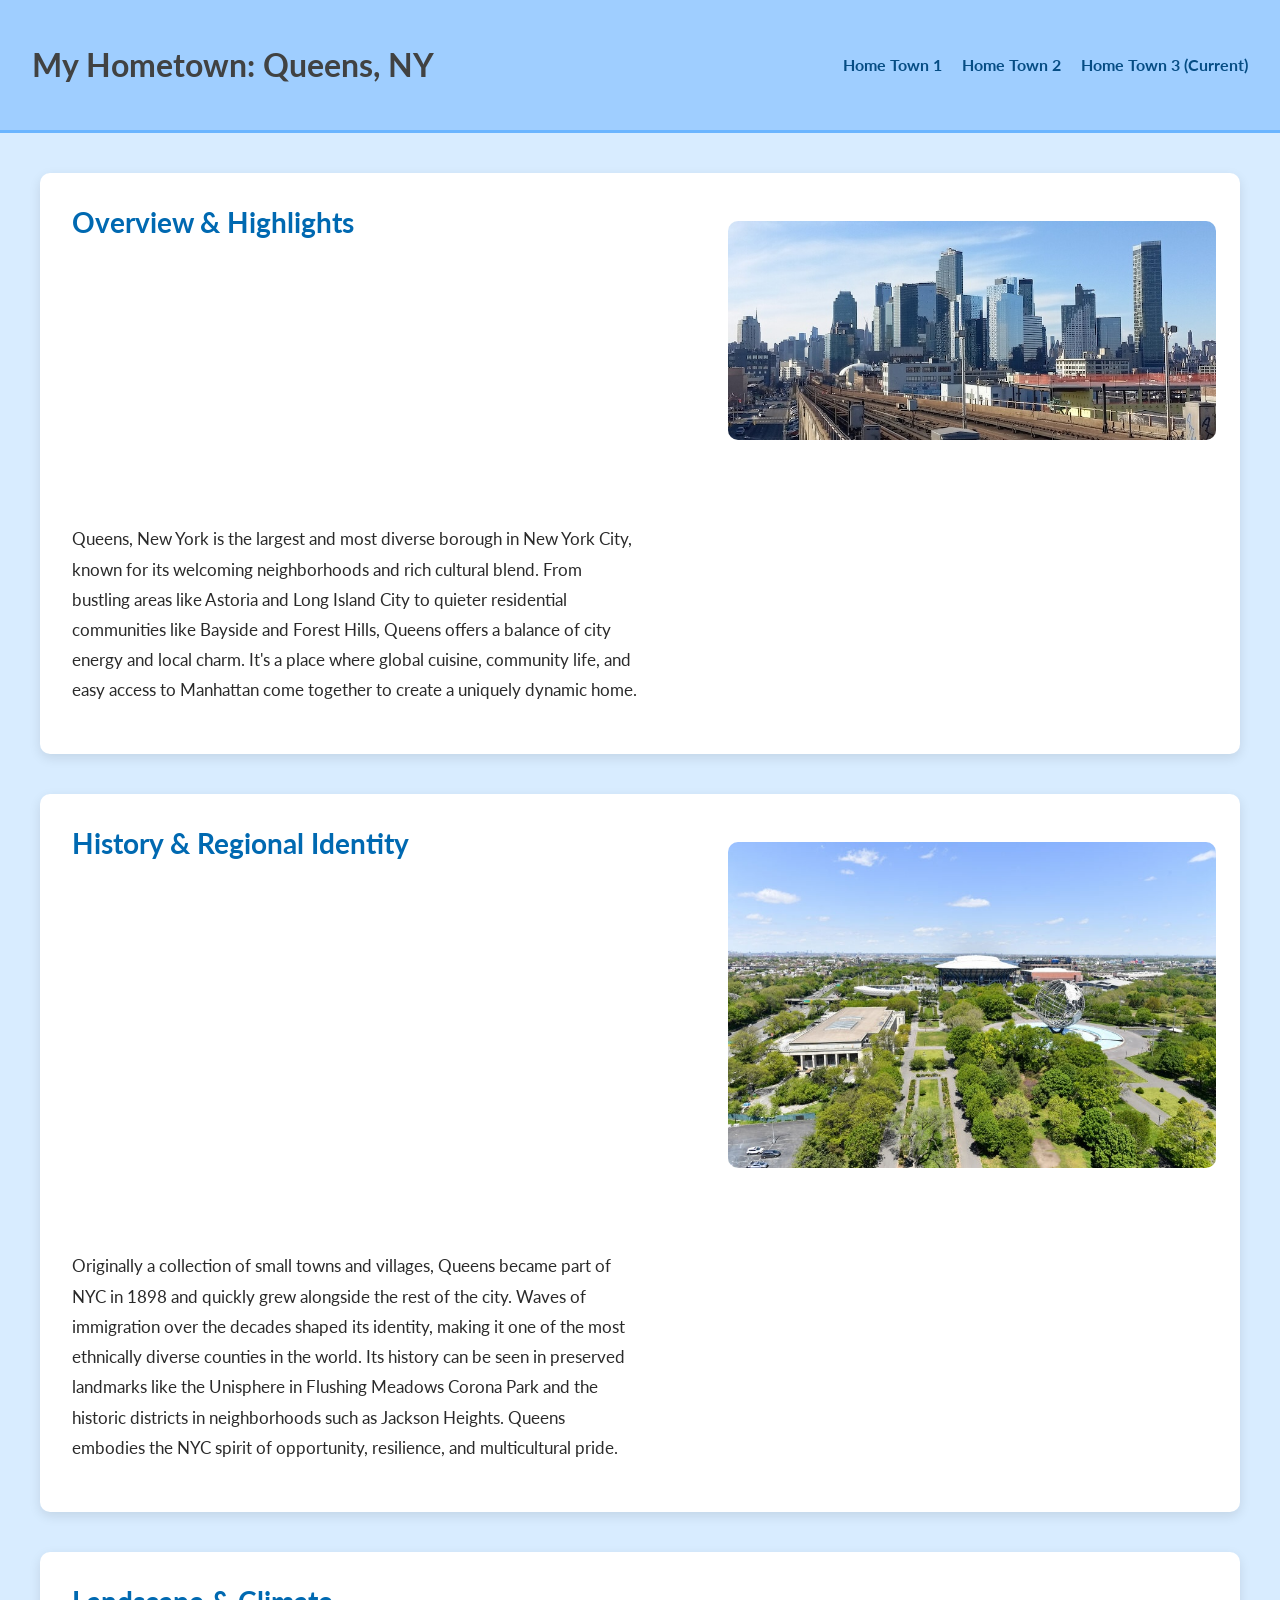
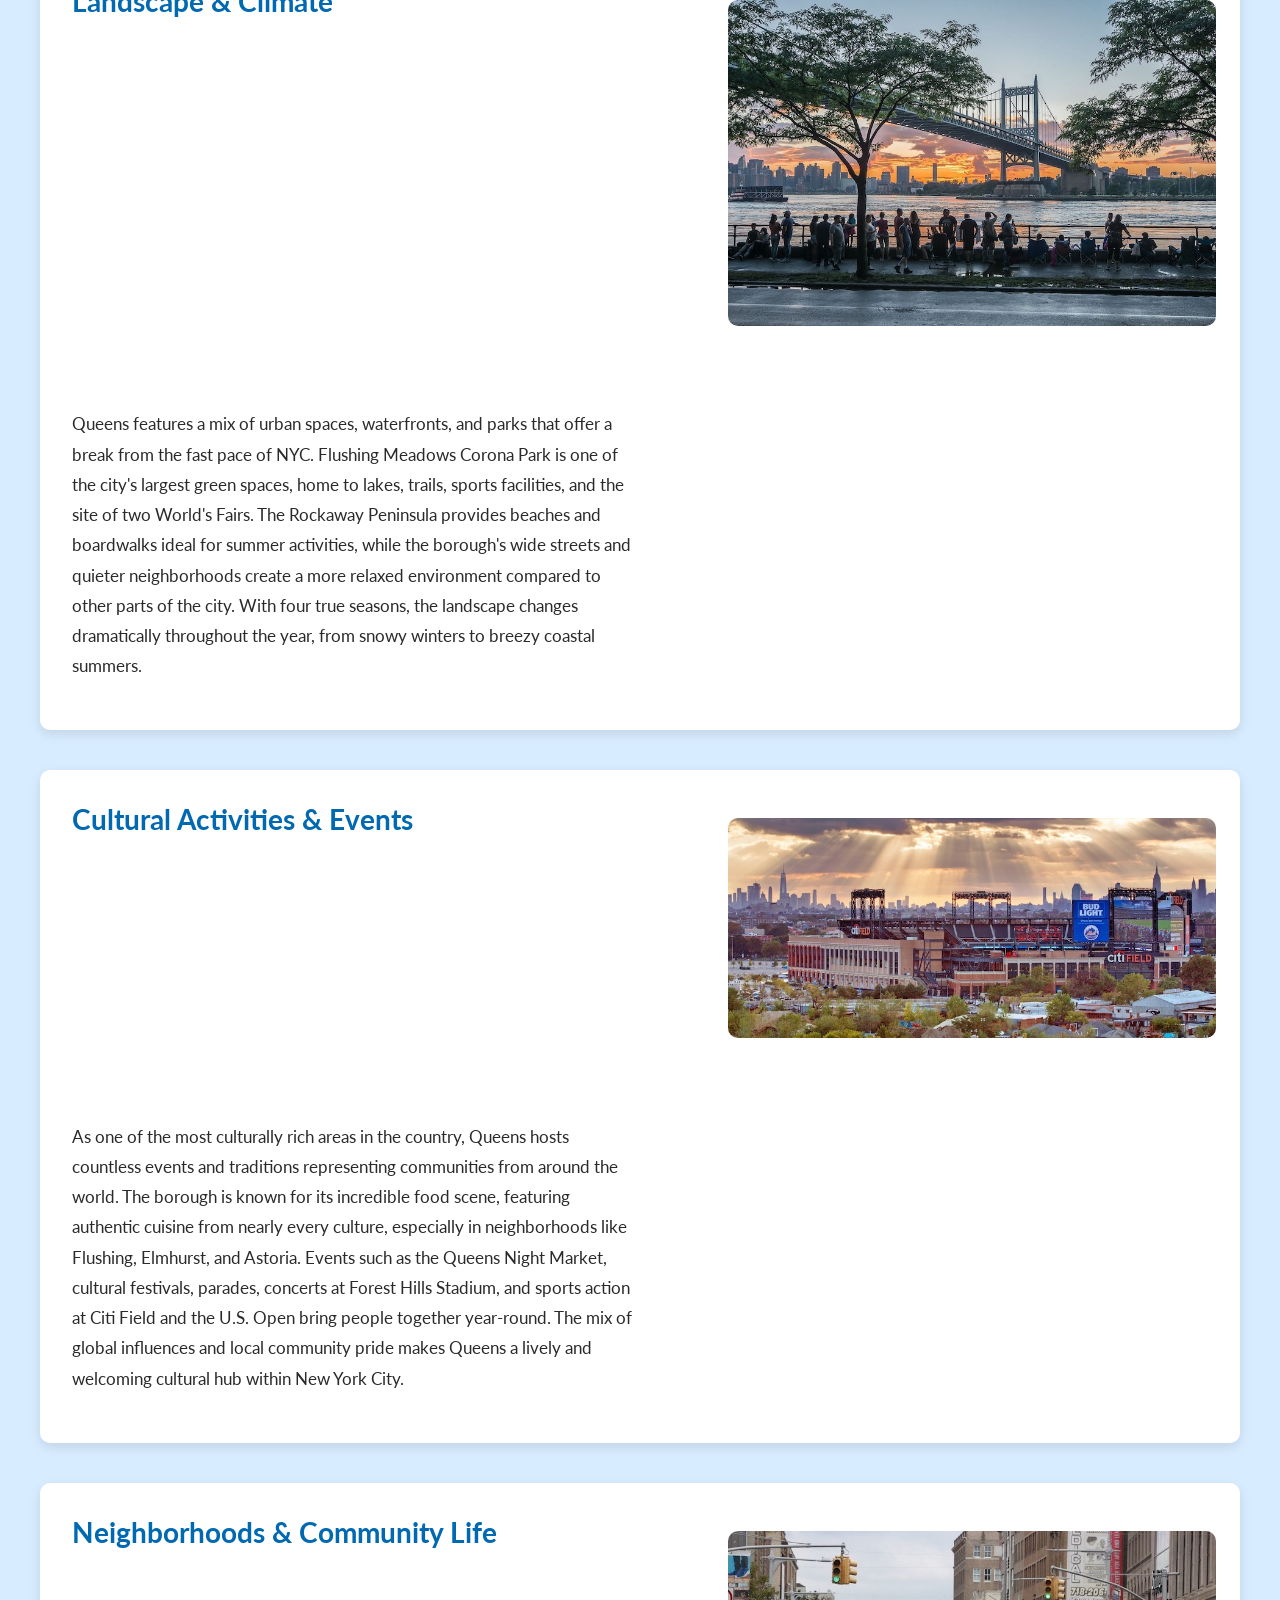
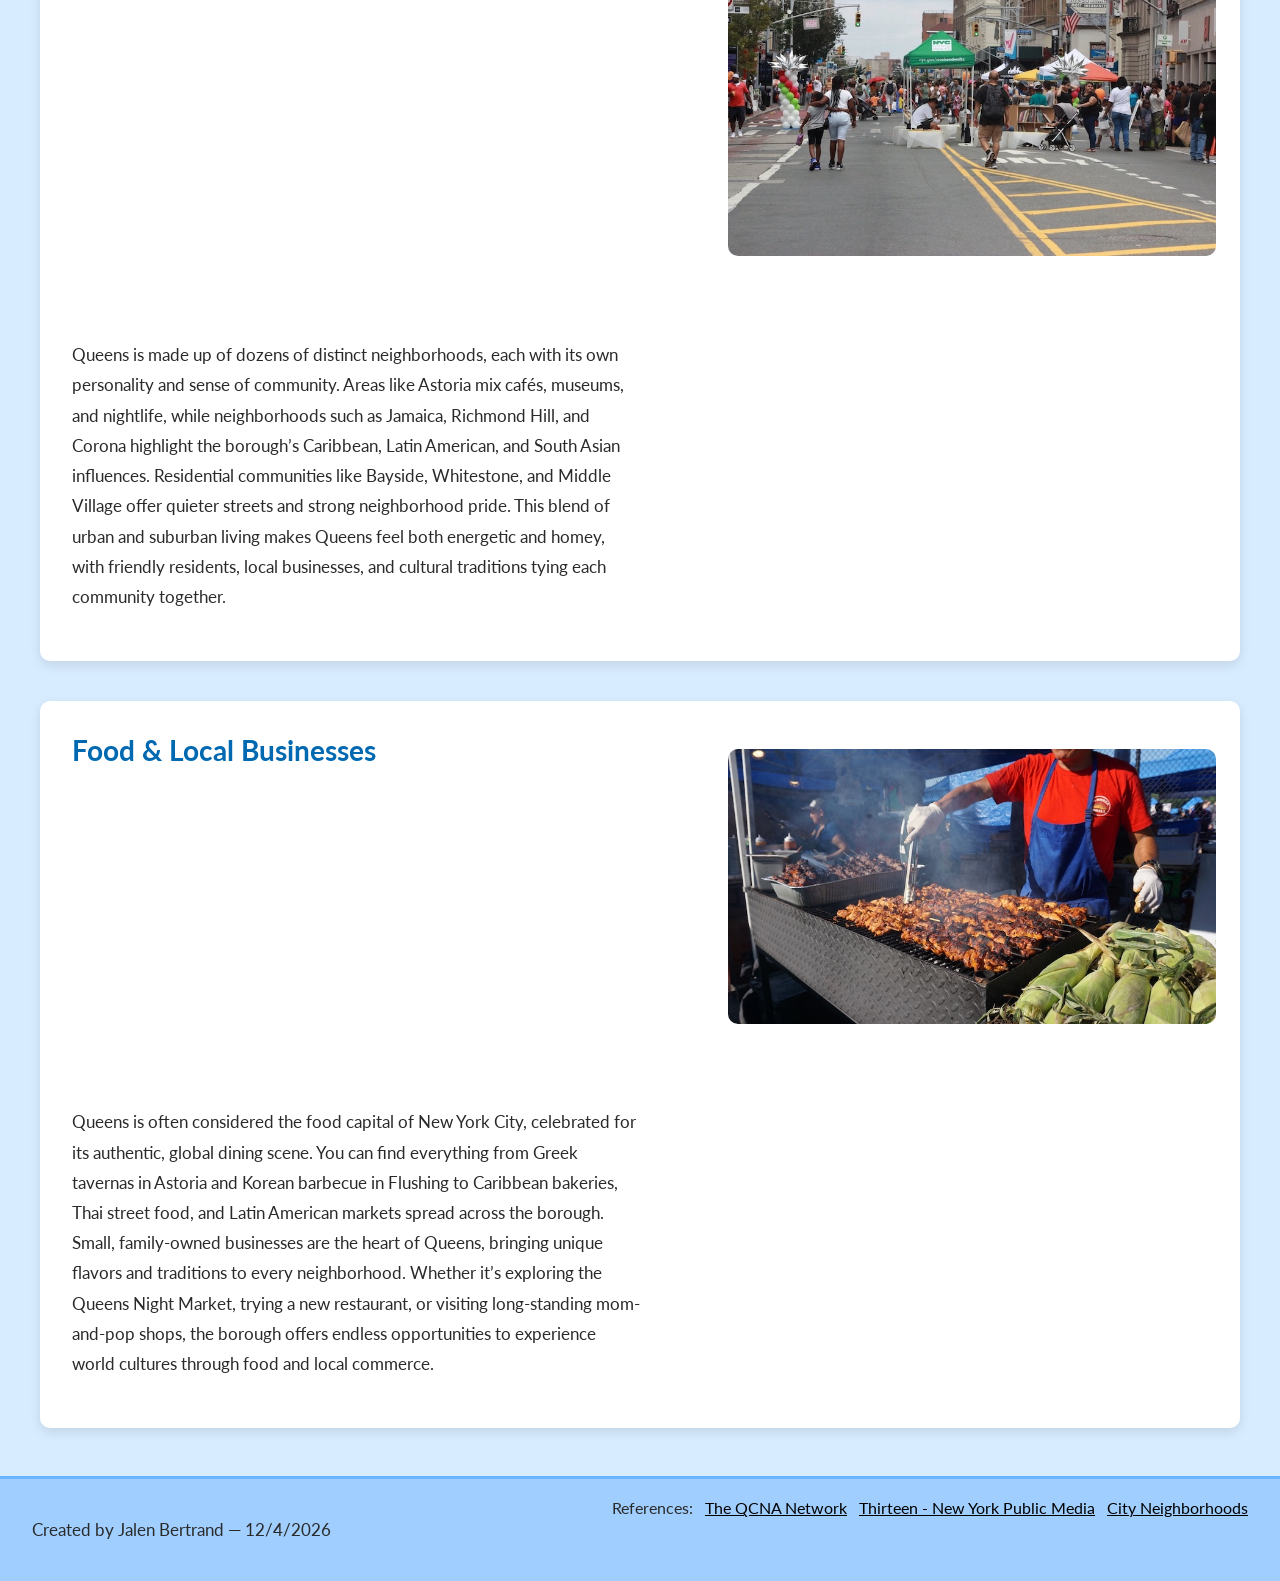
<file: Projects/Homepage/bertrand_jalen_final/home_town_3.html>
<!DOCTYPE html>
<html lang="en">
    <head>
        <title>Jalen's Hometown 3</title> 
        <meta charset="utf-8">
        <meta name="viewport" content="width=device-width, initial-scale=1">
        <link rel="stylesheet" href="styles/styles_3.css">
    </head>
    <body>
        <header class="header">
            <div class="title">
                <h1>My Hometown: Queens, NY</h1>
            </div>
            <nav class="main-nav">
                <a href="home_town_1.html">Home Town 1</a>
                <a href="home_town_2.html">Home Town 2</a>
                <a href="home_town_3.html">Home Town 3 (Current)</a>
            </nav>
        </header>

        <main>
            <section class="card overview">
                <h2>Overview & Highlights</h2>
                <figure>
                    <img src="images/lic_skyline_1600.jpg"
                        srcset="images/lic_skyline_800.jpg 800w, images/lic_skyline_1200.jpg 1200w, images/lic_skyline_1600.jpg 1600w"
                        sizes="(max-width:600px) 100vw, (max-width:1200px) 50vw, 800px"
                        alt="Long Island City skyline">
                </figure>
                <p>Queens, New York is the largest and most diverse borough in New York City, known for its welcoming neighborhoods and rich cultural blend. From bustling areas like Astoria and Long Island City to quieter residential communities like Bayside and Forest Hills, Queens offers a balance of city energy and local charm. It's a place where global cuisine, community life, and easy access to Manhattan come together to create a uniquely dynamic home.</p>
            </section>

            <section class="card history">
                <h2>History & Regional Identity</h2>
                <figure>
                    <img src="images/flushing_meadows_1600.jpg" 
                        srcset="images/flushing_meadows_800.jpg 800w, images/flushing_meadows_1200.jpg 1200w, images/flushing_meadows_1600.jpg 1600w"
                        sizes="(max-width:600px) 100vw, (max-width:1200px) 50vw, 800px"
                        alt="Flushing Meadows">
                </figure>
                <p>Originally a collection of small towns and villages, Queens became part of NYC in 1898 and quickly grew alongside the rest of the city. Waves of immigration over the decades shaped its identity, making it one of the most ethnically diverse counties in the world. Its history can be seen in preserved landmarks like the Unisphere in Flushing Meadows Corona Park and the historic districts in neighborhoods such as Jackson Heights. Queens embodies the NYC spirit of opportunity, resilience, and multicultural pride.</p>
            </section>

            <section class="card landscape">
                <h2>Landscape & Climate</h2>
                <figure>
                    <img src="images/astoria_park_1600.jpg" alt="Astoria Park"
                        srcset="images/astoria_park_800.jpg 800w, images/astoria_park_1200.jpg 1200w, images/astoria_park_1600.jpg 1600w"
                        sizes="(max-width:600px) 100vw, (max-width:1200px) 50vw, 800px"
                        >
                </figure>
                <p>Queens features a mix of urban spaces, waterfronts, and parks that offer a break from the fast pace of NYC. Flushing Meadows Corona Park is one of the city's largest green spaces, home to lakes, trails, sports facilities, and the site of two World's Fairs. The Rockaway Peninsula provides beaches and boardwalks ideal for summer activities, while the borough's wide streets and quieter neighborhoods create a more relaxed environment compared to other parts of the city. With four true seasons, the landscape changes dramatically throughout the year, from snowy winters to breezy coastal summers.</p>
            </section>

            <section class="card culture">
                <h2>Cultural Activities & Events</h2>
                <figure>
                    <img src="images/citi_field_1600.jpg" alt="Citi Field"
                        srcset="images/citi_field_800.jpg 800w, images/citi_field_1200.jpg 1200w, images/citi_field_1600.jpg 1600w"
                        sizes="(max-width:600px) 100vw, (max-width:1200px) 50vw, 800px"
                        >
                </figure>
                <p>As one of the most culturally rich areas in the country, Queens hosts countless events and traditions representing communities from around the world. The borough is known for its incredible food scene, featuring authentic cuisine from nearly every culture, especially in neighborhoods like Flushing, Elmhurst, and Astoria. Events such as the Queens Night Market, cultural festivals, parades, concerts at Forest Hills Stadium, and sports action at Citi Field and the U.S. Open bring people together year-round. The mix of global influences and local community pride makes Queens a lively and welcoming cultural hub within New York City.</p>
            </section>

            <section class="card neighborhoods">
                <h2>Neighborhoods & Community Life</h2>
                <figure>
                    <img src="images/jamaica_queens_1600.jpg" alt="Jamaica Queens"
                        srcset="images/jamaica_queens_800.jpg 800w, images/jamaica_queens_1200.jpg 1200w, images/jamaica_queens_1600.jpg 1600w"
                        sizes="(max-width:600px) 100vw, (max-width:1200px) 50vw, 800px"
                        >
                </figure>
                <p>Queens is made up of dozens of distinct neighborhoods, each with its own personality and sense of community. Areas like Astoria mix cafés, museums, and nightlife, while neighborhoods such as Jamaica, Richmond Hill, and Corona highlight the borough’s Caribbean, Latin American, and South Asian influences. Residential communities like Bayside, Whitestone, and Middle Village offer quieter streets and strong neighborhood pride. This blend of urban and suburban living makes Queens feel both energetic and homey, with friendly residents, local businesses, and cultural traditions tying each community together.</p>
            </section>

            <section class="card food">
                <h2>Food & Local Businesses</h2>
                <figure>
                    <img src="images/street_food_1600.jpg" alt="Queens Street Food"
                        srcset="images/street_food_800.jpg 800w, images/street_food_1200.jpg 1200w, images/street_food_1600.jpg 1600w"
                        sizes="(max-width:600px) 100vw, (max-width:1200px) 50vw, 800px"
                        >
                </figure>
                <p>Queens is often considered the food capital of New York City, celebrated for its authentic, global dining scene. You can find everything from Greek tavernas in Astoria and Korean barbecue in Flushing to Caribbean bakeries, Thai street food, and Latin American markets spread across the borough. Small, family-owned businesses are the heart of Queens, bringing unique flavors and traditions to every neighborhood. Whether it’s exploring the Queens Night Market, trying a new restaurant, or visiting long-standing mom-and-pop shops, the borough offers endless opportunities to experience world cultures through food and local commerce.</p>
            </section>
        </main>

        <footer class="site-footer">
            <div class="credits">
                <p>Created by Jalen Bertrand — <span id="footer-date">Date</span></p>
            </div>
            <div class="references">References:
                <a href="https://www.qcanetwork.org">The QCNA Network</a>
                <a href="https://www.thirteen.org/queens/history.html">Thirteen - New York Public Media</a>
                <a href="https://www.cityneighborhoods.nyc/queens-neighborhoods">City Neighborhoods</a>            
            </div>
        </footer>

        <script>
            document.getElementById('footer-date').textContent = new Date().toLocaleDateString();
        </script>

    </body>
</html>
</file>
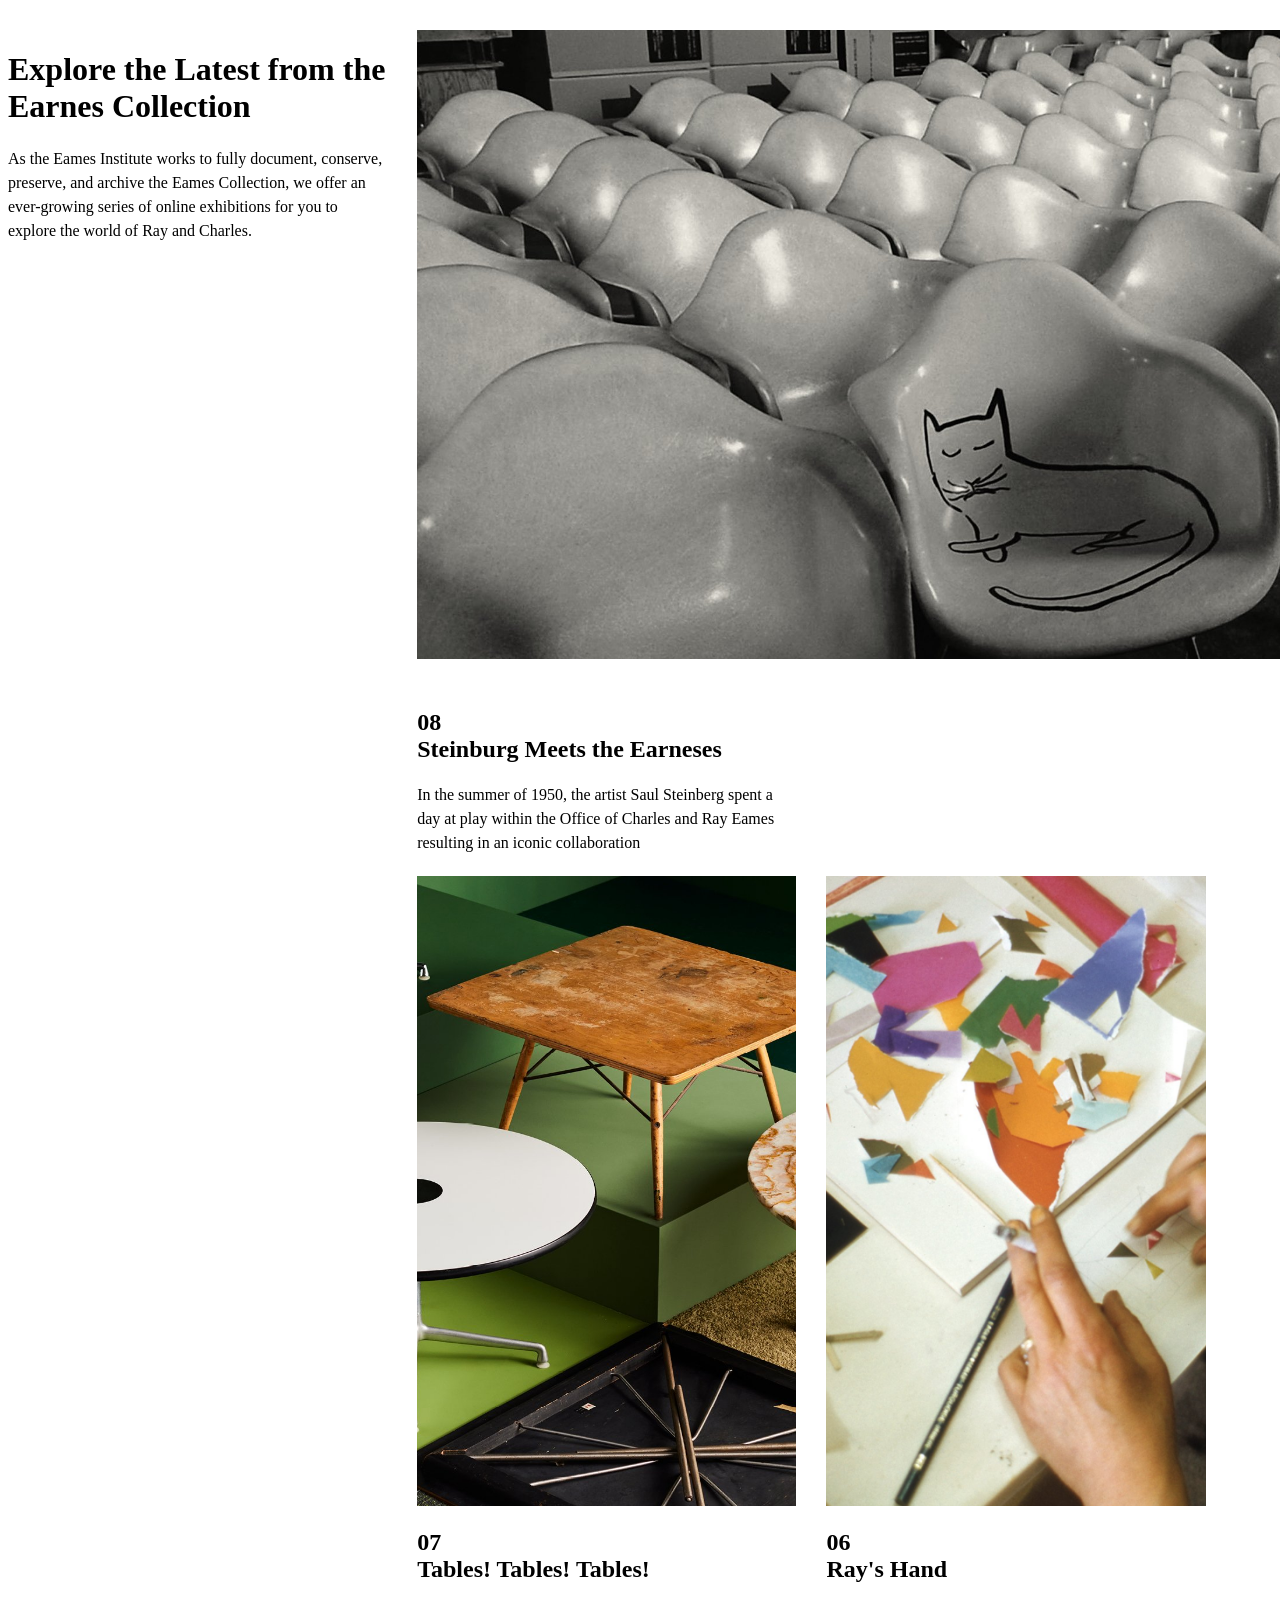
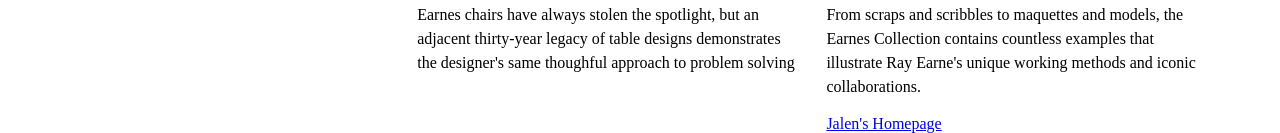
<file: Projects/Homepage/Exercises/grid_lab.html>
<!DOCTYPE html>
<html lang="en">
    <head>
        <title>Jalen's Grid Lab</title> 
        <meta charset="utf-8">
        <meta name="viewport" content="width=device-width, initial-scale=1">
        <link rel="stylesheet" href="styles/grid_lab_styles.css">
    </head>
    <body>
        <div class="grid-container">
            <div class="item-a">
                <h1><strong>Explore the Latest from the Earnes Collection</strong></h1> 
                    <p>As the Eames Institute works to fully document, conserve, preserve, and archive the Eames Collection, we offer an ever-growing series of online exhibitions for you to explore the world of Ray and Charles.</p>
            </div>

            <div class="item-b">
            <img src="images/08_SteinbergExhibit_02_Hero.width-2000.jpg" alt="steinburg exhibit">
            </div>

            <div class="item-c">
                <h2>08<br>Steinburg Meets the Earneses</h2>
                    <p>In the summer of 1950, the artist Saul Steinberg spent a day at play within the Office of Charles and Ray Eames resulting in an iconic collaboration</p>
            </div>

            <div class="item-d">
                <img src="images/Tables_01_Hero.original.jpg" alt="tables" >
                  <h2>07<br> Tables! Tables! Tables! </h2>
                    <p>Earnes chairs have always stolen the spotlight, but an adjacent thirty-year legacy of table designs demonstrates the designer's same thoughful approach to problem solving</p>
            </div>

            <div class="item-e">
                <img src="images/RaysHand_Img_03.original.jpg" alt="rays hand">
                <h2>06<br>Ray's Hand</h2>
                    <p>From scraps and scribbles to maquettes and models, the Earnes Collection contains countless examples that illustrate Ray Earne's unique working methods and iconic collaborations.</p>
                    <a href="index.html">Jalen's Homepage</a>
            </div>
        </div>
    </body>
    
</html>
</file>
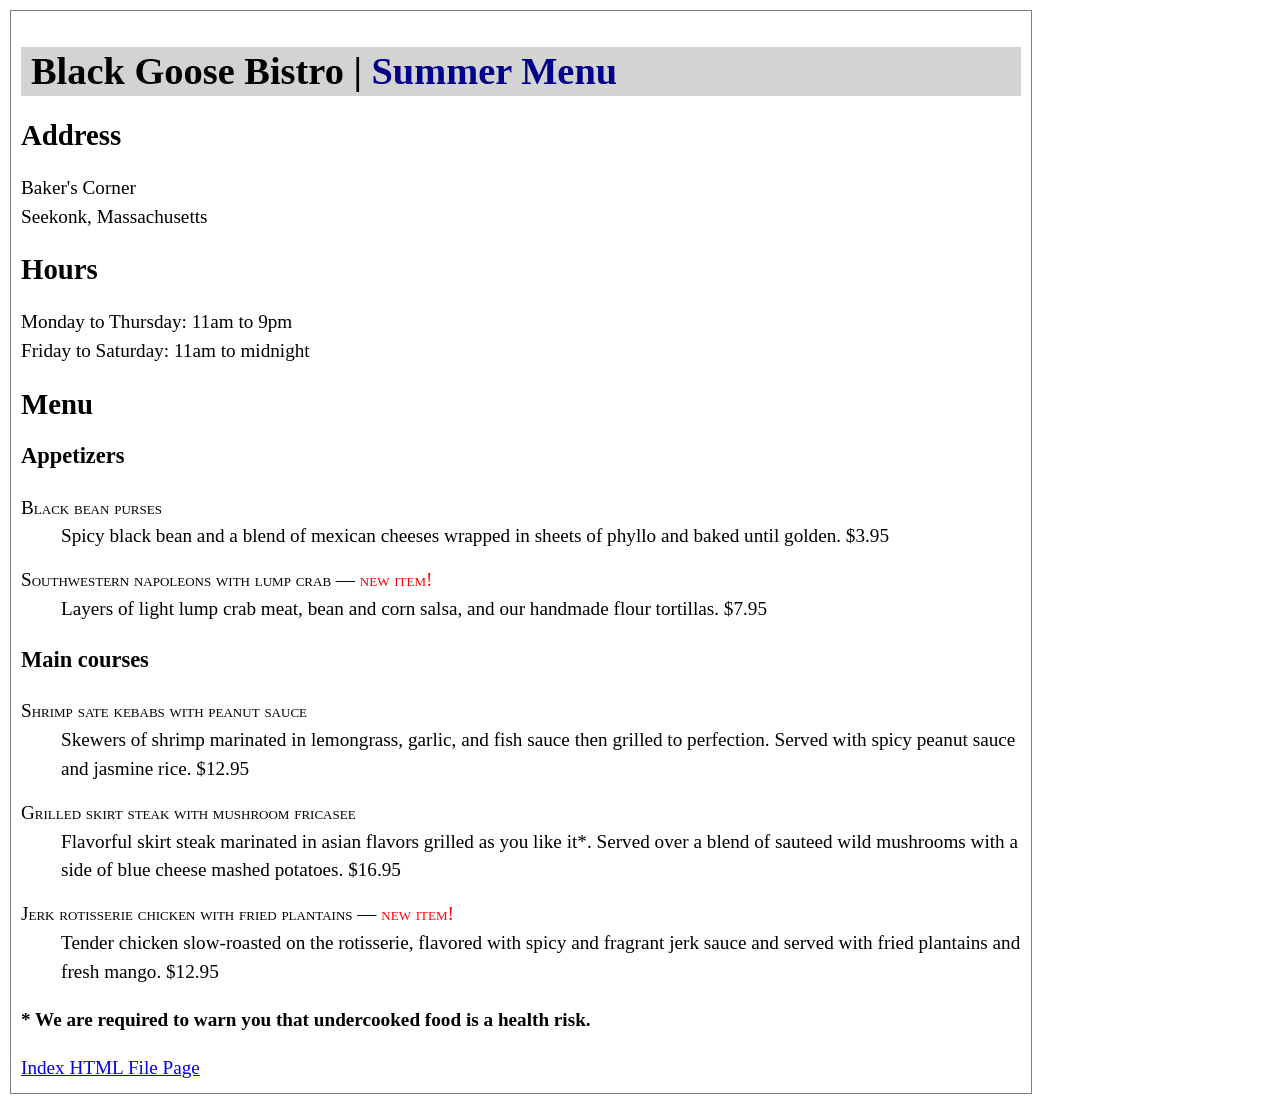
<file: Projects/Homepage/Exercises/menu.html>
<!DOCTYPE html>
<html lang="en">
    <head>
        <meta charset="utf-8">
        <meta name="viewport" content="width=device-width, initial-scale=1">
        <title>Black Goose Bistro</title>
        <link rel="stylesheet" href="styles/menu_styles.css">
    </head>
    <body>
        <!-- This will be your main heading -->
        <header>
            <h1>Black Goose Bistro | <span class="season"> Summer Menu</span></h1>
        </header>
        <section>
        <!-- Content area with hierarchy -->
         <h2>Address</h2>
            <p>
            Baker's Corner<br>
            Seekonk, Massachusetts</p>
        <h2>Hours</h2>
            <p>
            Monday to Thursday: 11am to 9pm<br>
            Friday to Saturday: 11am to midnight</p>
            </section>
    
        <!-- Main section -->
         <main>
            <section>
                <h2>Menu</h2>
                    <h3>Appetizers</h3>
                        <dl>
                            <dt>Black bean purses</dt>
                                <dd>Spicy black bean and a blend of mexican cheeses wrapped in sheets of phyllo and baked until golden. $3.95</dd>
                            
                            <dt>Southwestern napoleons with lump crab — <span class="special">new item!</span></dt>
                                <dd>Layers of light lump crab meat, bean and corn salsa, and our handmade flour tortillas. $7.95</dd>
                        </dl>
            </section>
            <section>          
                <h3>Main courses</h3>
                    <dl>
                        <dt>Shrimp sate kebabs with peanut sauce</dt>
                            <dd>Skewers of shrimp marinated in lemongrass, garlic, and fish sauce then grilled to perfection. Served with spicy peanut sauce and jasmine rice. $12.95</dd>
                        
                        <dt>Grilled skirt steak with mushroom fricasee</dt>
                            <dd>Flavorful skirt steak marinated in asian flavors grilled as you like it*. Served over a blend of sauteed wild mushrooms with a side of blue cheese mashed potatoes. $16.95</dd>
                        
                        <dt>Jerk rotisserie chicken with fried plantains — <span class="special">new item!</span></dt>
                            <dd>Tender chicken slow-roasted on the rotisserie, flavored with spicy and fragrant jerk sauce and served with fried plantains and fresh mango. $12.95</dd>
                    </dl> 
                <p><strong>* We are required to warn you that undercooked food is a health risk. </strong></p>
            </section>
        </main>
        <footer>
            <a href="index.html">Index HTML File Page</a>
        </footer>
    </body>
</html>
</file>
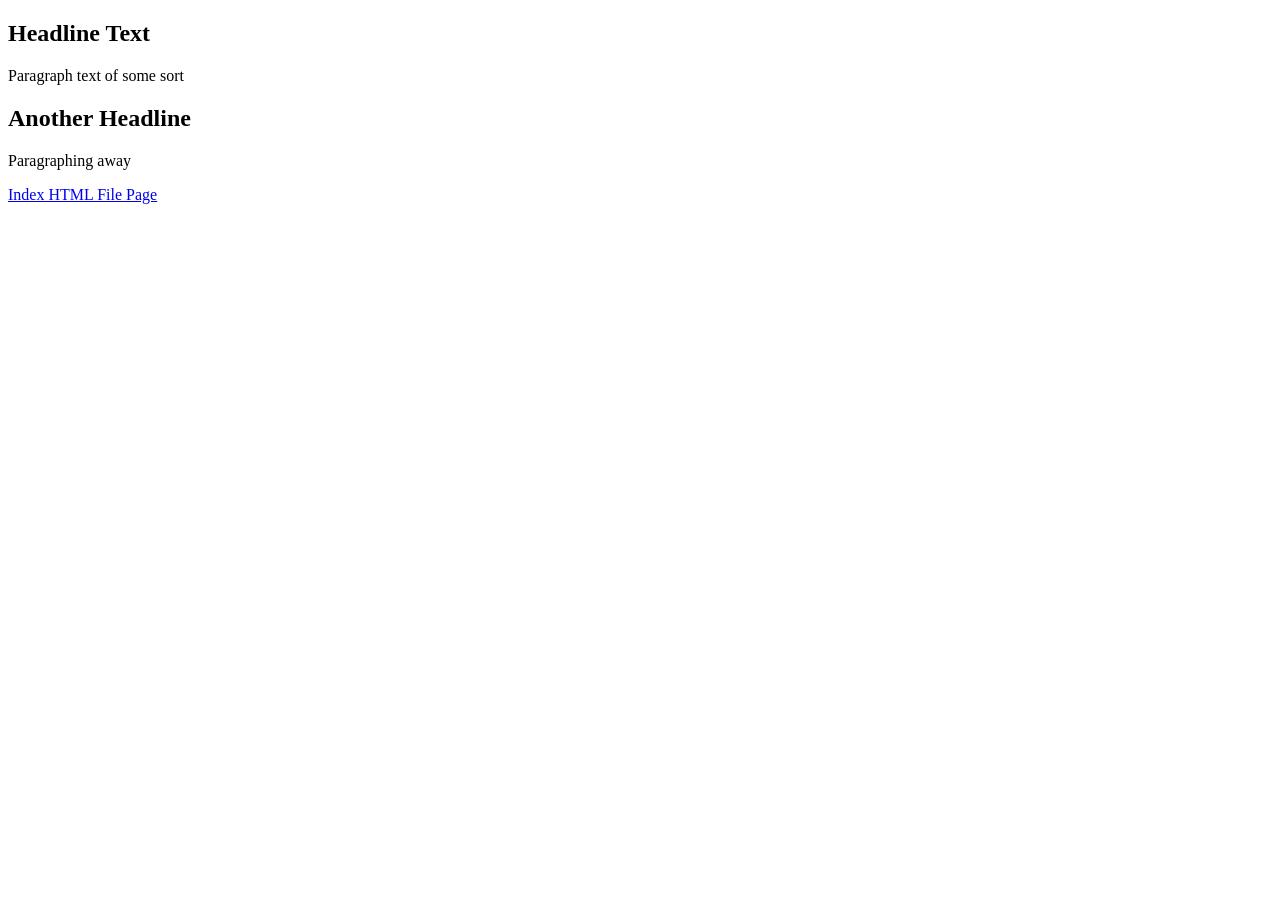
<file: Projects/Homepage/Exercises/validated.html>
<!DOCTYPE html>
<html lang="en">
    <head>
        <title>HTML Page</title>
        <meta charset="utf-8">   
        <meta name="viewport" content="width=device-width, initial-scale=1">
    </head>
    <body> 
        <main>
            <div class="title_card">
                <h2>Headline Text</h2>
                <p>Paragraph text of some sort</p>
            </div>
    
            <div class="title_card">
                <h2>Another Headline</h2>
                <p>Paragraphing away</p>  
            </div>  
            <div>
                <a href="index.html">Index HTML File Page</a>
            </div> 
        </main>
    </body>
</html>
</file>
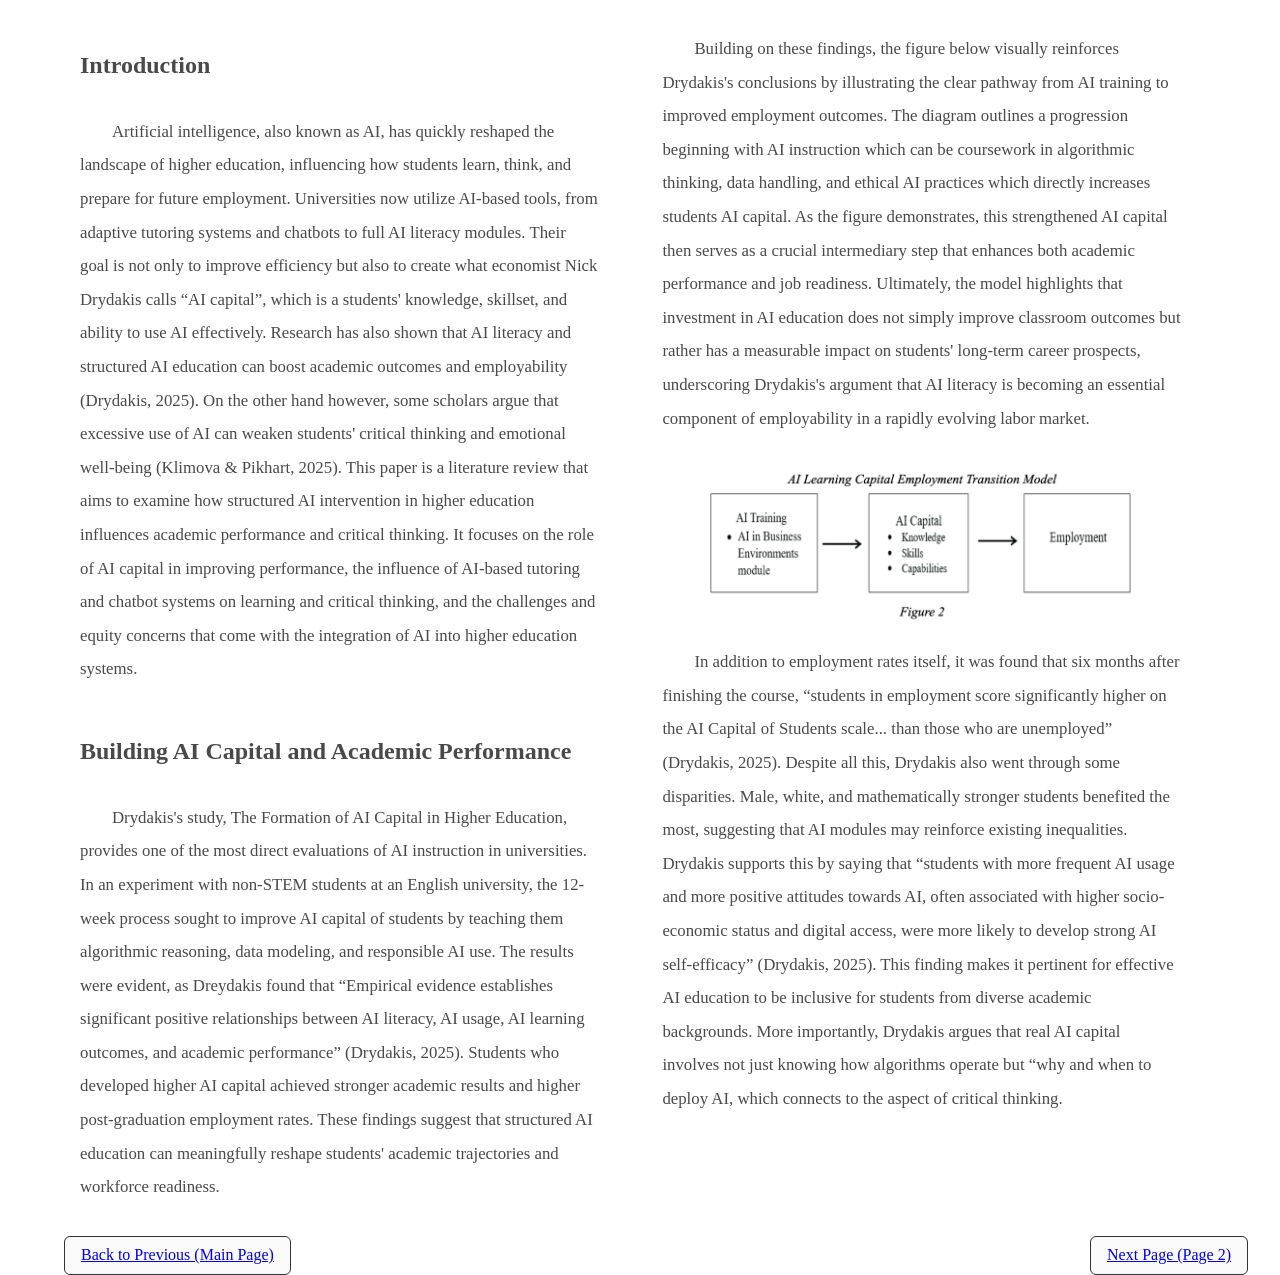
<file: Projects/Homepage/research_project/pages/page1.html>
<!DOCTYPE html>
<html lang="en">
    <head>
        <title>Page 1</title> 
        <meta charset="utf-8">
        <meta name="viewport" content="width=device-width, initial-scale=1">
        <link rel="stylesheet" href="../css/styles.css">
    </head>
    <body>
        <div class="two-col">
            <div class="left-col">
                <h2>Introduction</h2>
                    <p class="indent-needed">Artificial intelligence, also known as AI, has quickly reshaped the landscape of higher education, influencing how students learn, think, and prepare for future employment. Universities now utilize AI-based tools, from adaptive tutoring systems and chatbots to full AI literacy modules. Their goal is not only to improve efficiency but also to create what economist Nick Drydakis calls “AI capital”, which is a students' knowledge, skillset, and ability to use AI effectively. Research has also shown that AI literacy and structured AI education can boost academic outcomes and employability (Drydakis, 2025). On the other hand however, some scholars argue that excessive use of AI can weaken students' critical thinking and emotional well-being (Klimova & Pikhart, 2025). This paper is a literature review that aims to examine how structured AI intervention in higher education influences academic performance and critical thinking. It focuses on the role of AI capital in improving performance, the influence of AI-based tutoring and chatbot systems on learning and critical thinking, and the challenges and equity concerns that come with the integration of AI into higher education systems.</p>
                <h2>Building AI Capital and Academic Performance</h2>
                    <p class="indent-needed">Drydakis's study, The Formation of AI Capital in Higher Education, provides one of the most direct evaluations of AI instruction in universities. In an experiment with non-STEM students at an English university, the 12-week process sought to improve AI capital of students by teaching them algorithmic reasoning, data modeling, and responsible AI use. The results were evident, as Dreydakis found that “Empirical evidence establishes significant positive relationships between AI literacy, AI usage, AI learning outcomes, and academic performance” (Drydakis, 2025). Students who developed higher AI capital achieved stronger academic results and higher post-graduation employment rates. These findings suggest that structured AI education can meaningfully reshape students' academic trajectories and workforce readiness.</p>
            </div>

            <div class="right-col">
                <p class="indent-needed">Building on these findings, the figure below visually reinforces Drydakis's conclusions by illustrating the clear pathway from AI training to improved employment outcomes. The diagram outlines a progression beginning with  AI instruction which can be coursework in algorithmic thinking, data handling, and ethical AI practices which directly increases students AI capital. As the figure demonstrates, this strengthened AI capital then serves as a crucial intermediary step that enhances both academic performance and job readiness. Ultimately, the model highlights that investment in AI education does not simply improve classroom outcomes but rather has a measurable impact on students' long-term career prospects, underscoring Drydakis's argument that AI literacy is becoming an essential component of employability in a rapidly evolving labor market.</p>
                <img alt="AI learning Capital Transition Model" src="../images/figure2.png">
                <p class="indent-needed">In addition to employment rates itself, it was found that six months after finishing the course, “students in employment score significantly higher on the AI Capital of Students scale... than those who are unemployed” (Drydakis, 2025). Despite all this, Drydakis also went through some disparities. Male, white, and mathematically stronger students benefited the most, suggesting that AI modules may reinforce existing inequalities. Drydakis supports this by saying that “students with more frequent AI usage and more positive attitudes towards AI, often associated with higher socio-economic status and digital access, were more likely to develop strong AI self-efficacy” (Drydakis, 2025). This finding makes it pertinent for effective AI education to be inclusive for students from diverse academic backgrounds. More importantly, Drydakis argues that real AI capital involves not just knowing how algorithms operate but “why and when to deploy AI, which connects to the aspect of critical thinking.</p>
            </div>
        </div>
        <footer>
                <div class="footerflex"><a href="../index.html">Back to Previous (Main Page)</a></div>
                <div class="footerflex"><a href="page2.html">Next Page (Page 2)</a></div>
        </footer>
    </body>
    
</html>
</file>
<file: Projects/Homepage/Exercises/styles/home_page.css>
.intro {
    color: rgb(31, 183, 203);  
}

header {
    display: flex;
    padding: 20px;

}

.blurb {
    border: solid black 3px;
    background-color: rgb(242, 242, 242);
    padding: 15px;
}

body {
    font-family:Georgia, 'Times New Roman', Times, serif;
    margin: 10px;
    padding: 12px;
    font-size: 1.2rem;  
    line-height: 1.5em; 
    background-color: white;
}
h1 {
    font-size: 5rem;
    line-height: 1.1;
    font-size: 2.5rem;
    font-weight: bold;
    margin-bottom: 1rem;
}

.me {
    color: rgb(31, 183, 203);  

}


h2 {
  font-size: 2rem;
  margin-top: 2rem;
  margin-bottom: 0.5rem;
}

h3 {
  font-size: 1.5rem;
  margin-top: 1.5rem;
}

div {
    text-align: center;
}

strong {
    color: rgb(29, 165, 183) 
}

.container {
    display: flex;
    flex-wrap: wrap;          
    gap: 20px;                
    padding: 20px;
}

.flex-item {
    width: 405px;
    border: solid black 3px;
    background-color: rgb(242, 242, 242);
    padding: 15px;
}

.hobbies {
    align-items: center;
}

a {
    color: rgb(0, 171, 3); 
    text-decoration: underline;
    font-weight: bold;
}

a:hover {
    color: rgb(255, 102, 0); 
    text-decoration: underline;
}

a:visited {
    color: rgb(85, 26, 139); 
}

a:active {
    color: rgb(204, 0, 0);
}
</file>
<file: Projects/Homepage/midterm2251/styles/styles.css>
header {
    display: flex;
    justify-content: space-between;
    align-items: center;
    padding: 10px 20px;
}

.headflex1 {
    font-size: 4vw;
    line-height: 1.2em;
}

.headflex2 {
    width: 30px;
    height: 30px;
}

.headflex2:hover {
    background-color: rgb(7, 84, 166);
}

h3, h4 {
    color: white;
    font-size: 1px;
}


body {
    font-family: system-ui, -apple-system, BlinkMacSystemFont, 'Segoe UI', Roboto, Oxygen, Ubuntu, Cantarell, 'Open Sans', 'Helvetica Neue', sans-serif;
    font-size: 1rem;
    line-height: 1.2em;
}

main {
    display: flex;
    gap: 20px;
    flex-wrap: wrap;
    justify-content: center;
}

.article {
    min-width: 300px;
    max-width: 400px;
    flex-grow: 1;
    flex-shrink: 1;
    flex-basis: 30%;
    display: flex;
    flex-direction: column;
    padding: 20px;
}

.imgcontainer {
    display: flex;
    position: relative;
    justify-content: center;
}

.flex-item-banner {
    background-color: rgb(6, 137, 208);
    color: white;
    position: absolute;
    top: 5%;
    right: 0%;
    padding: 0.5rem;
    text-align: center;
    width: 20%;
}

.flex-item-img {
    max-width: 100%;
    height: 275px;
    border-radius: 1px;
}

.buttoncontainer {
    display: flex;
    justify-content: flex-end;
    gap: 20px;
}

.description {
    border: 2px solid black;
}

.button {
    width: 75px;
    bottom: 25px;
    background-color: lightgray;
    color: black;
    text-align: center;
    padding: 5px;
    flex-direction: row;
}

a {
    color: rgb(0, 0, 0); 
    text-decoration: none;
}

.button:hover {
    background-color: rgb(12, 199, 228); 
    text-decoration: underline;
}

footer {
    display: flex;
    justify-content: space-between;
}

.footerflex {
    padding: 10px;
    color: rgb(136, 134, 134);
}


a {
    text-decoration: underline;
    color: blue;
}
</file>
<file: Projects/Homepage/research_project/css/styles.css>
html, body {
    margin: 1rem;
    margin-left: 2rem;
    padding: 0;
    height: 100%;
    font-family: Georgia, serif;
    background: #fff;
    color: #494949;
}

.cover-page {
    margin-right: 2rem;
}

.cover-text {
    text-align: center;
}

p {
    margin: 0 0 1rem 0;
    font-size: 1.05rem;
    line-height: 2;
}

.indent-needed {
      text-indent: 2rem;
}

.two-col {
    display: grid;
    grid-template-columns: 45% 45%;
    gap: 4rem; 
    align-items: start;
    margin: 1rem;
}

.left-col, .right-col {
    display: flex;
    flex-direction: column;
    gap: 1rem;
}

.cover-img {
    width: 100%;       
    height: auto;       
    display: block;    
    margin: 0 auto; 
}

footer {
    display: flex;
    justify-content: space-between;
}

.cover-line-box {
    display: flex;
    justify-content: space-between;
    margin-left: 100px;
    margin-right: 100px;
}
.footerflex {
    padding: 0.6rem 1rem;
    border-radius: 6px;
    border: 1px solid #333;
    background: #fafafa;
    text-decoration: none;
    color: #111;
}

.references {
    font-size: 0.95rem;
    line-height: 1.45;
    margin-top: 1rem;
}

.hanging-indent {
    padding-left: 3em;
    text-indent: -3em;
    line-height: 1.6;
    margin-bottom: 0.6rem;
}

@media (max-width: 900px) {
  .two-col {
    grid-template-columns: 100%;
  }
}
</file>
<file: Projects/Homepage/bertrand_jalen_final/styles/styles_1.css>
@import url('https://fonts.googleapis.com/css2?family=Merriweather:wght@700&family=Georgia&display=swap');

body {
    font-family: Georgia, serif;
    line-height: 1.6;
    color: #333;
    padding: 1rem 2rem;
}

.site-header {
    color: rgb(17, 17, 17);
    padding: 1rem 2rem;
    display: flex;
    flex-direction: column;
    gap: 1rem;
}

.title h1 {
    margin: 0;
    font-size: 2.5rem;
}

h1, h2 {
    font-family: 'Merriweather', serif;
    color: rgb(17, 17, 17);
    margin-bottom: 1rem;
}

nav.main-nav a {
    color: rgb(21, 21, 21);
    text-decoration: none;
    margin-right: 1rem;
    font-weight: bold;
}

nav.main-nav a:hover {
    text-decoration: underline;
}

main {
    display: flex;
    flex-direction: column;
    gap: 3rem;
    margin-top: 2rem;
}

section.card {
    display: grid;
    grid-template-columns: 1fr 2fr; 
    align-items: center;
    gap: 2rem;
    background-color: white;
    padding: 1rem;
    border-bottom: 1px solid black
}


section figure img {
    width: 100%;
    height: auto;
}

section h2 {
    margin-bottom: 0.5rem;
    color: #000000;
}

section p {
    margin-top: 0.5rem;
}

.site-footer {
    margin-top: 3rem;
    padding: 1rem 2rem;
    background-color: #cacaca;
    color: rgb(17, 17, 17);
    display: flex;
    flex-direction: column;
    gap: 1rem;
}

footer a {
    color: #131313;
    text-decoration: none;
}

footer a:hover {
    text-decoration: underline;
}

@media (max-width: 900px) {
    section.card {
        grid-template-columns: 1fr; 
        text-align: center;
    }

    section figure {
        margin-bottom: 1rem;
    }
}
</file>
<file: Projects/Homepage/bertrand_jalen_final/styles/styles_2.css>
@import url('https://fonts.googleapis.com/css2?family=Oswald:wght@700&family=Roboto&display=swap');

html, body {
    margin: 0;
    padding: 0;
    font-family: 'Roboto', sans-serif;
    background: #f9f9f9;
    color: #222;
}

.title h1 {
    font-size: 2.5rem;
}

.rit-header {
    background: #ffffff;
    color: #090909;
    display: flex;
    justify-content: space-between;
    align-items: center;
    border-bottom: 1px solid black;
}



.main-nav a {
    color: #F76902;
    margin-left: 1rem;
    text-decoration: none;
    font-weight: 600;
}

.main-nav a:hover {
    text-decoration: underline;
}

.card{
    display: grid;
    grid-template-columns: 45% 55%;
    gap: 3rem;
    align-items: start;
    margin: 3rem 2rem;
    padding-bottom: 2rem;
    border-bottom: 2px solid #e6e6e6;
}

img {
    width: 100%;
    box-shadow: 0px 4px 10px rgba(0,0,0,0.15);
}

h2 {
    color: #F76902;
    font-size: 1.8rem;
    margin-top: 0;
    font-weight: bold;
}

p {
    line-height: 1.7;
    font-size: 1.06rem;
}

.site-footer {
    background: #000;
    color: #fff;
    display: flex;
    justify-content: space-between;
    padding: 1.5rem 2rem;
}

.site-footer a {
    color: #F76902;
    margin-left: 0.5rem;
}

@media (max-width: 900px) {
    .card {
        grid-template-columns: 100%;
        margin: 2rem 1rem;
    }
}
</file>
<file: Projects/Homepage/bertrand_jalen_final/styles/styles_3.css>
@import url('https://fonts.googleapis.com/css2?family=Lato&family=Poppins:wght@700&family=Roboto+Slab&display=swap');


html, body {
    margin: 0;
    padding: 0;
    font-family: 'Lato', sans-serif;
    background: #d8ecff;
    color: #2a2a2a;
}

h1 {
    color: #414242;
}
.header {
    background: #9fceff;
    padding: 1.5rem 2rem;
    border-bottom: 3px solid #6bb5ff;
    display: flex;
    justify-content: space-between;
    align-items: center;
}

.main-nav a {
    margin-left: 1rem;
    text-decoration: none;
    color: #064d84;
    font-weight: bold;
}

.main-nav a:hover {
    color: #003a66;
}

.card {
    display: grid;
    grid-template-columns: 50% 50%;
    gap: 3rem;
    margin: 2.5rem;
    padding: 2rem;
    background: #fff;
    border-radius: 10px;
    box-shadow: 0px 4px 12px #0000001a;
}

img {
    width: 100%;
    border-radius: 10px;
}

h2 {
    color: #0069b1;
    font-size: 1.75rem;
    margin-top: 0;
}

p {
    font-size: 1.05rem;
    line-height: 1.8;
}

.site-footer {
    margin-top: 3rem;
    background: #9fceff;
    padding: 1.2rem 2rem;
    display: flex;
    justify-content: space-between;
    border-top: 3px solid #6bb5ff;
}

.site-footer a {
    color: #000000;
    margin-left: 0.5rem;
}

@media (max-width: 900px) {
    .card {
        grid-template-columns: 100%;
        padding: 1.5rem;
        margin: 1.5rem;
    }
}
</file>
<file: Projects/Homepage/Exercises/styles/grid_lab_styles.css>
.grid-container {
    width: 100%;
    display: grid;
    grid-template-columns: 30% 30% 30%;
    grid-template-rows: 40% 10% 40%;
    gap: 30px;
    margin-top: 30px;
}

.item-a {
    grid-row: 1/2;
}

.item-b {
    grid-row: 1/2;
    grid-column: 2/4;
    justify-self: end;
    width: 100%;
}

.item-b img {
    width: 100vw;
}

.item-c {
    grid-row: 2/3;
    grid-column: 2/3;

}
.item-d {
    grid-column: 2/3;
    grid-row: 3/4;
}
.item-e {
    grid-row: 3/4;
    grid-column: 3/4;
}

img {
    width: 100%;
    height: 100%;
}

p {
    line-height: 1.5em;
}

footer { 
    align-content: center;
}

img {
    object-fit: cover;
}

@media screen and (max-width: 768px) {
    .grid-container {
        display: grid;
        grid-template-columns: 1fr; 
        grid-template-rows: auto; 
        gap: 20px;
        margin-top: 20px;
    }

    .item-a, .item-b, .item-c, .item-d, .item-e {
        grid-column: 1 / 4; 
        grid-row: auto;
    }

    img {
        width: 100%;
        height: auto;
        object-fit: cover;
    }

    .item-b img {
        width: 100%;
    }
}
</file>
<file: Projects/Homepage/Exercises/styles/menu_styles.css>
body {
    font-family:Georgia, 'Times New Roman', Times, serif;
    margin: 10px;
    padding: 12px;
    border: 1px solid gray;
    padding: 10px;
    font-size: 1.2rem;  
    line-height: 1.5em;
    width: 1000px;
}

body h1 {
    background-color: lightgray;
    padding: 10px;
}

.season {
    color: darkblue;
}

.special {
    color: red;
}

dd {
    margin-bottom: 15px;
}

dt {
    font-variant: small-caps;
}
</file>
